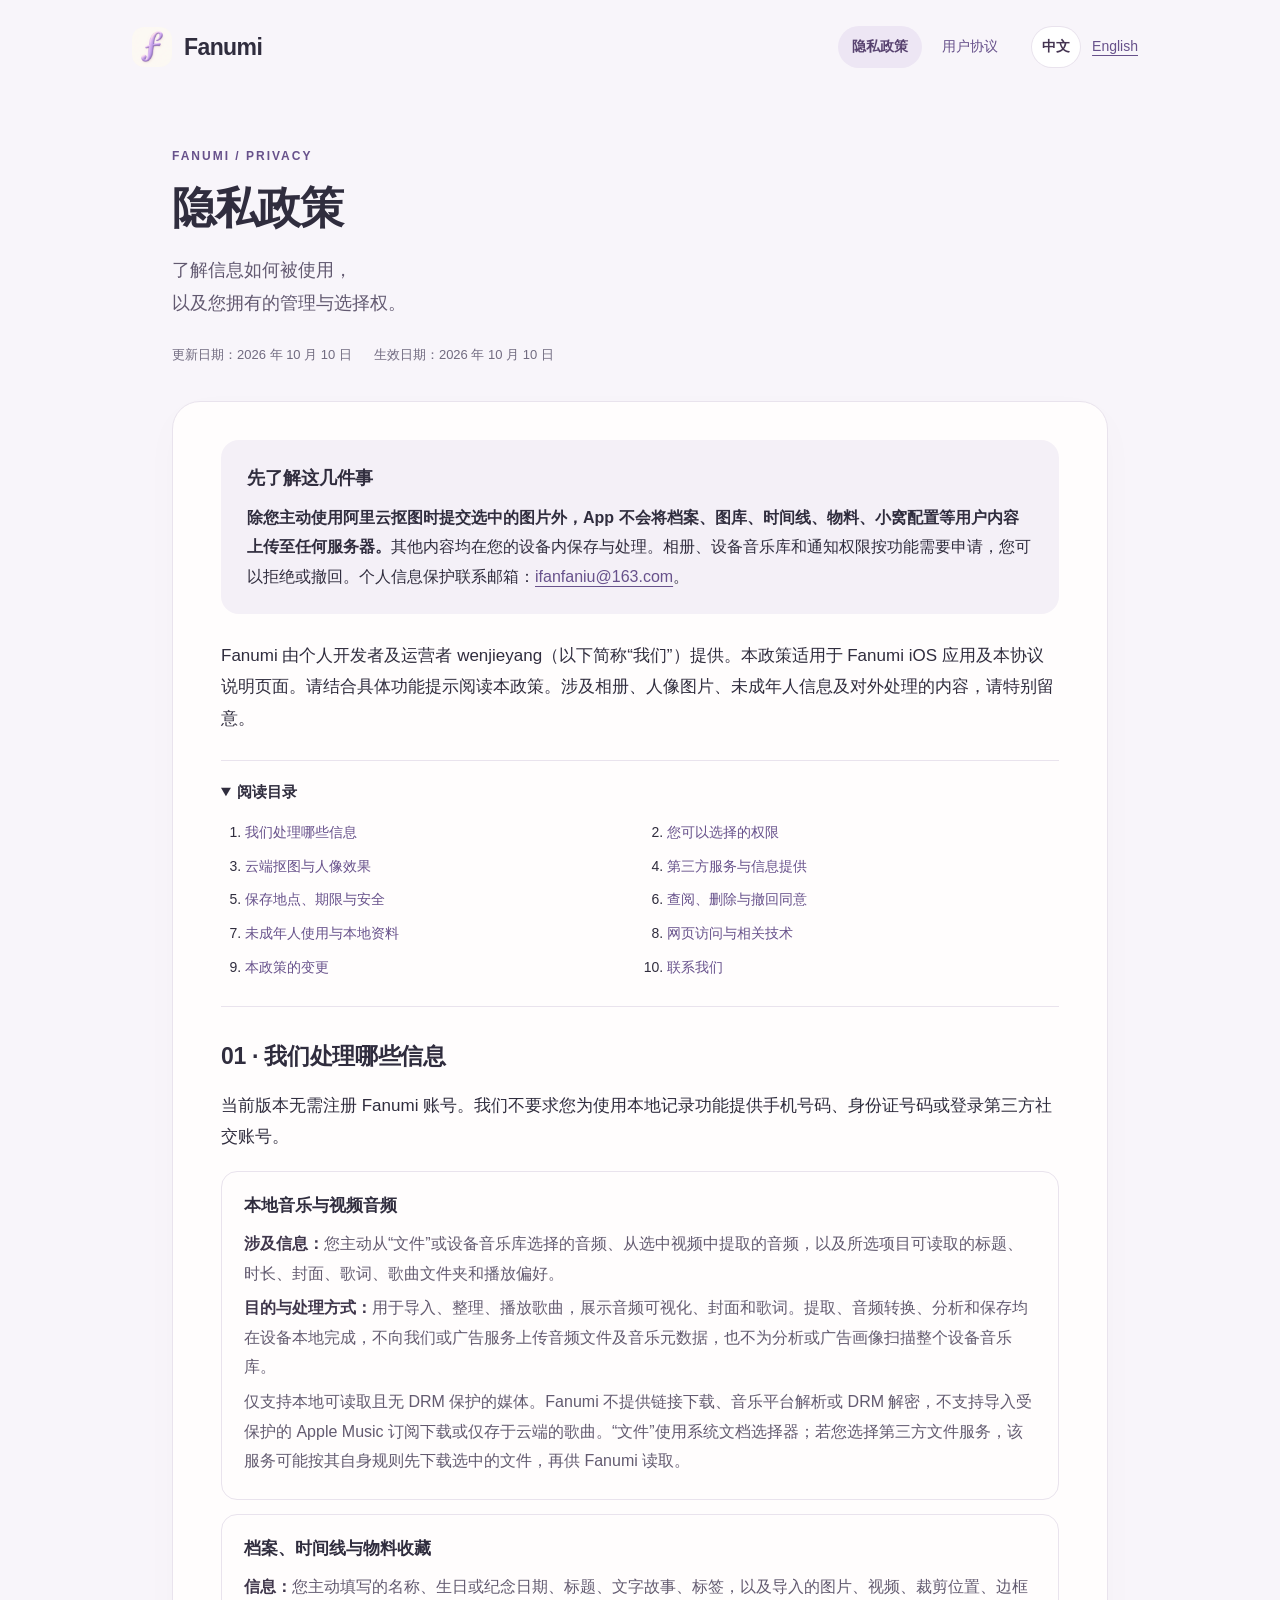
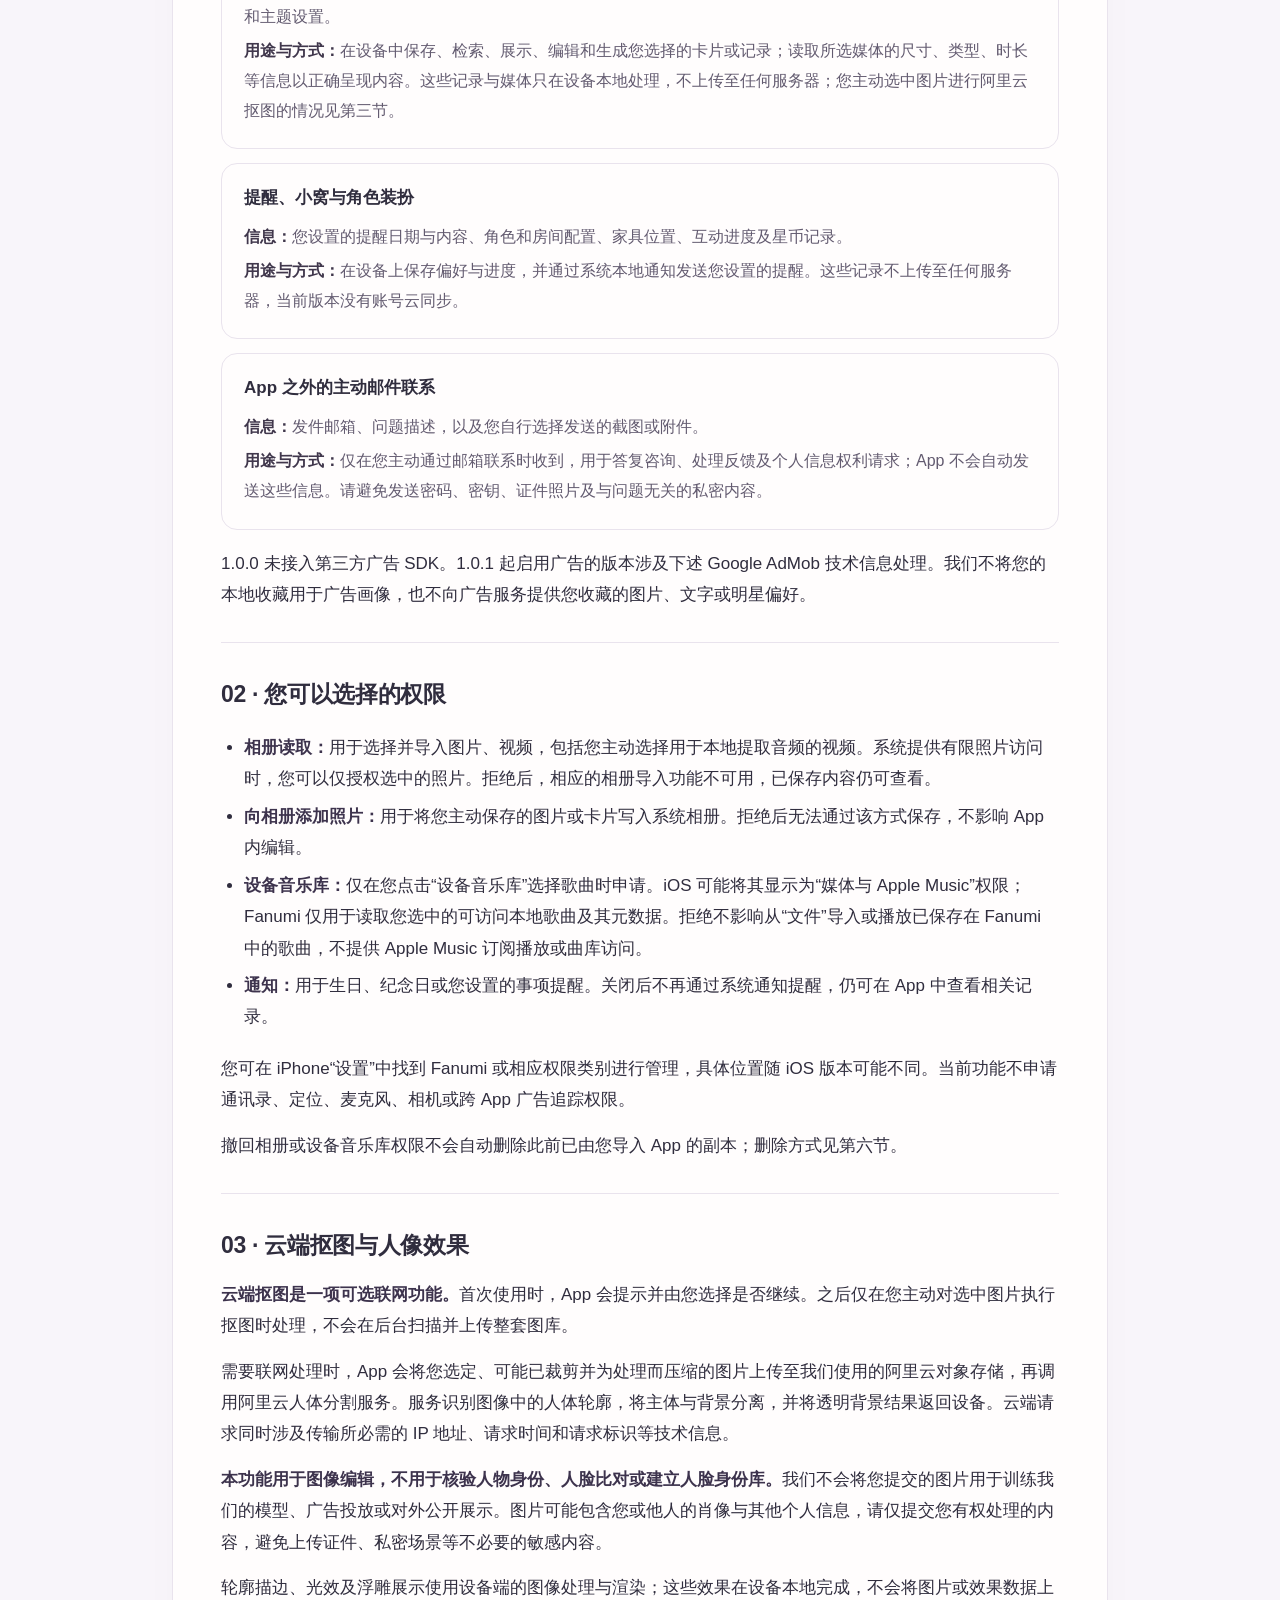
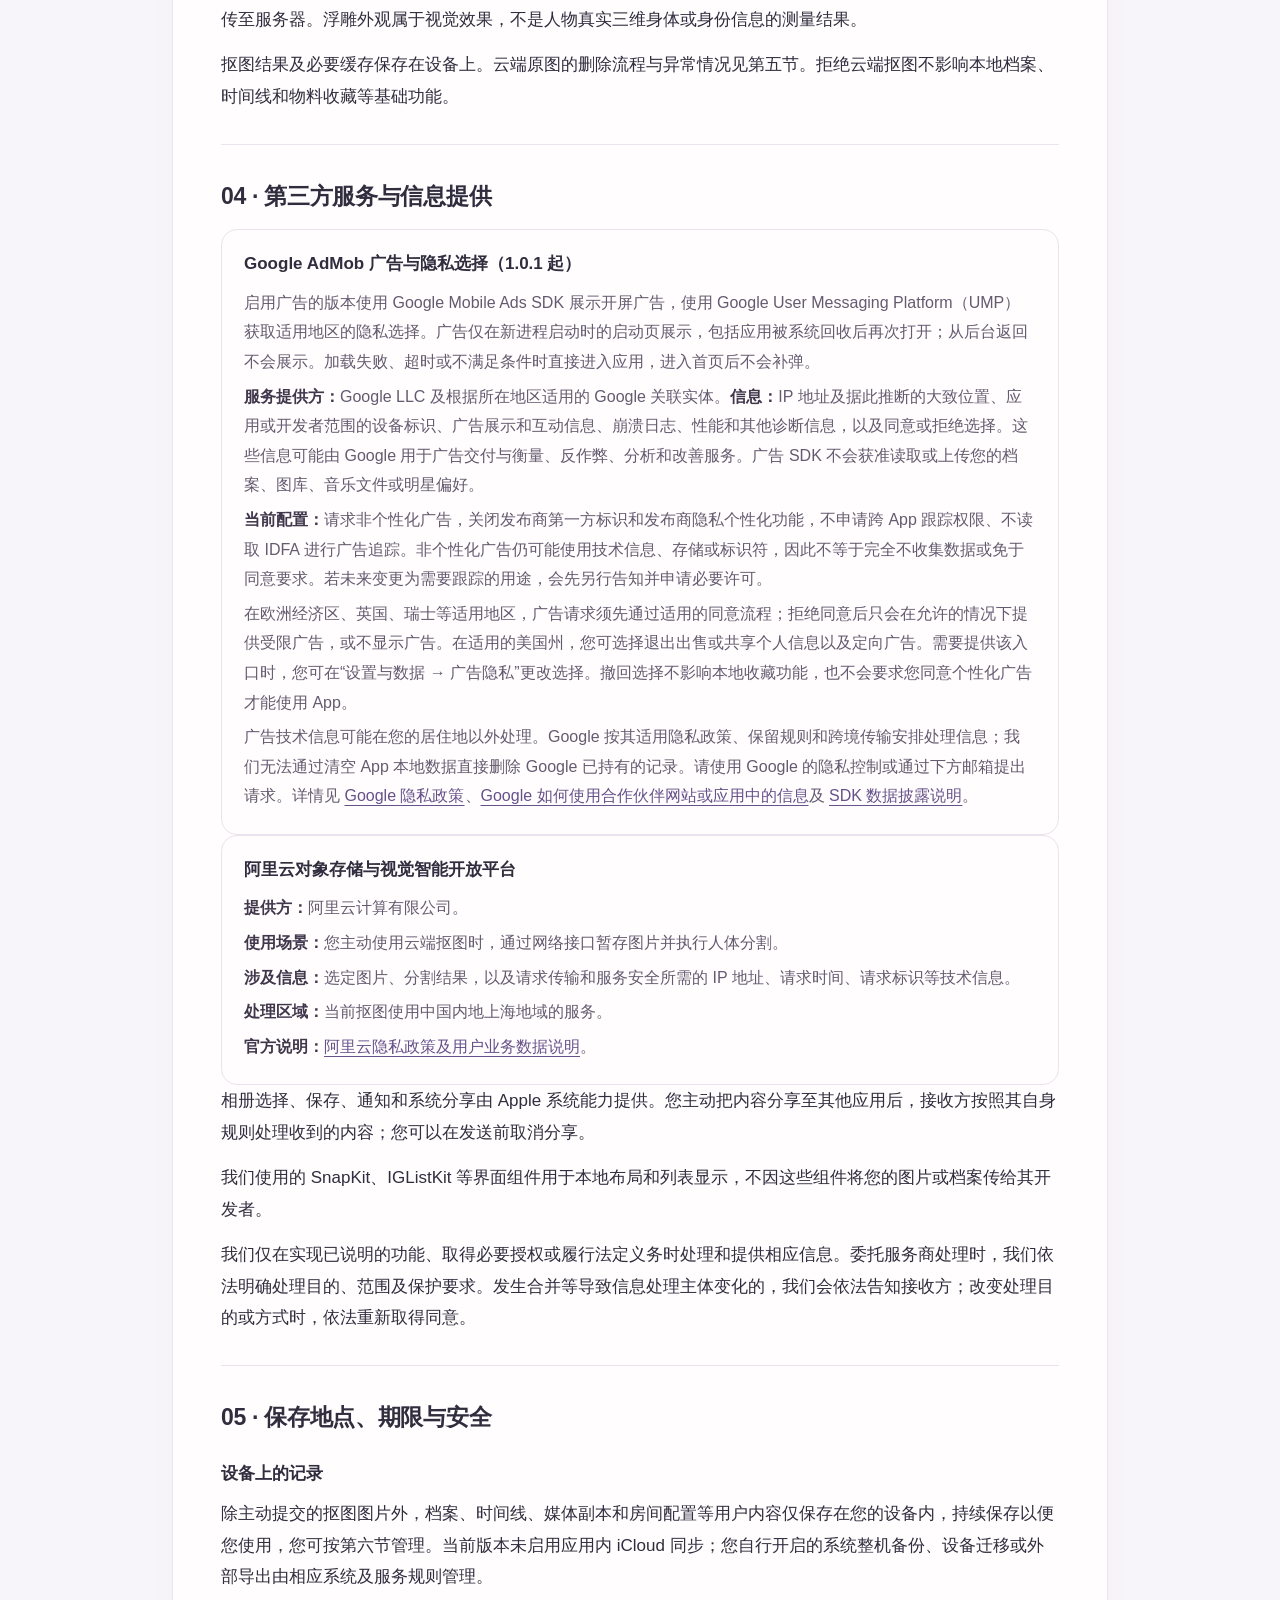
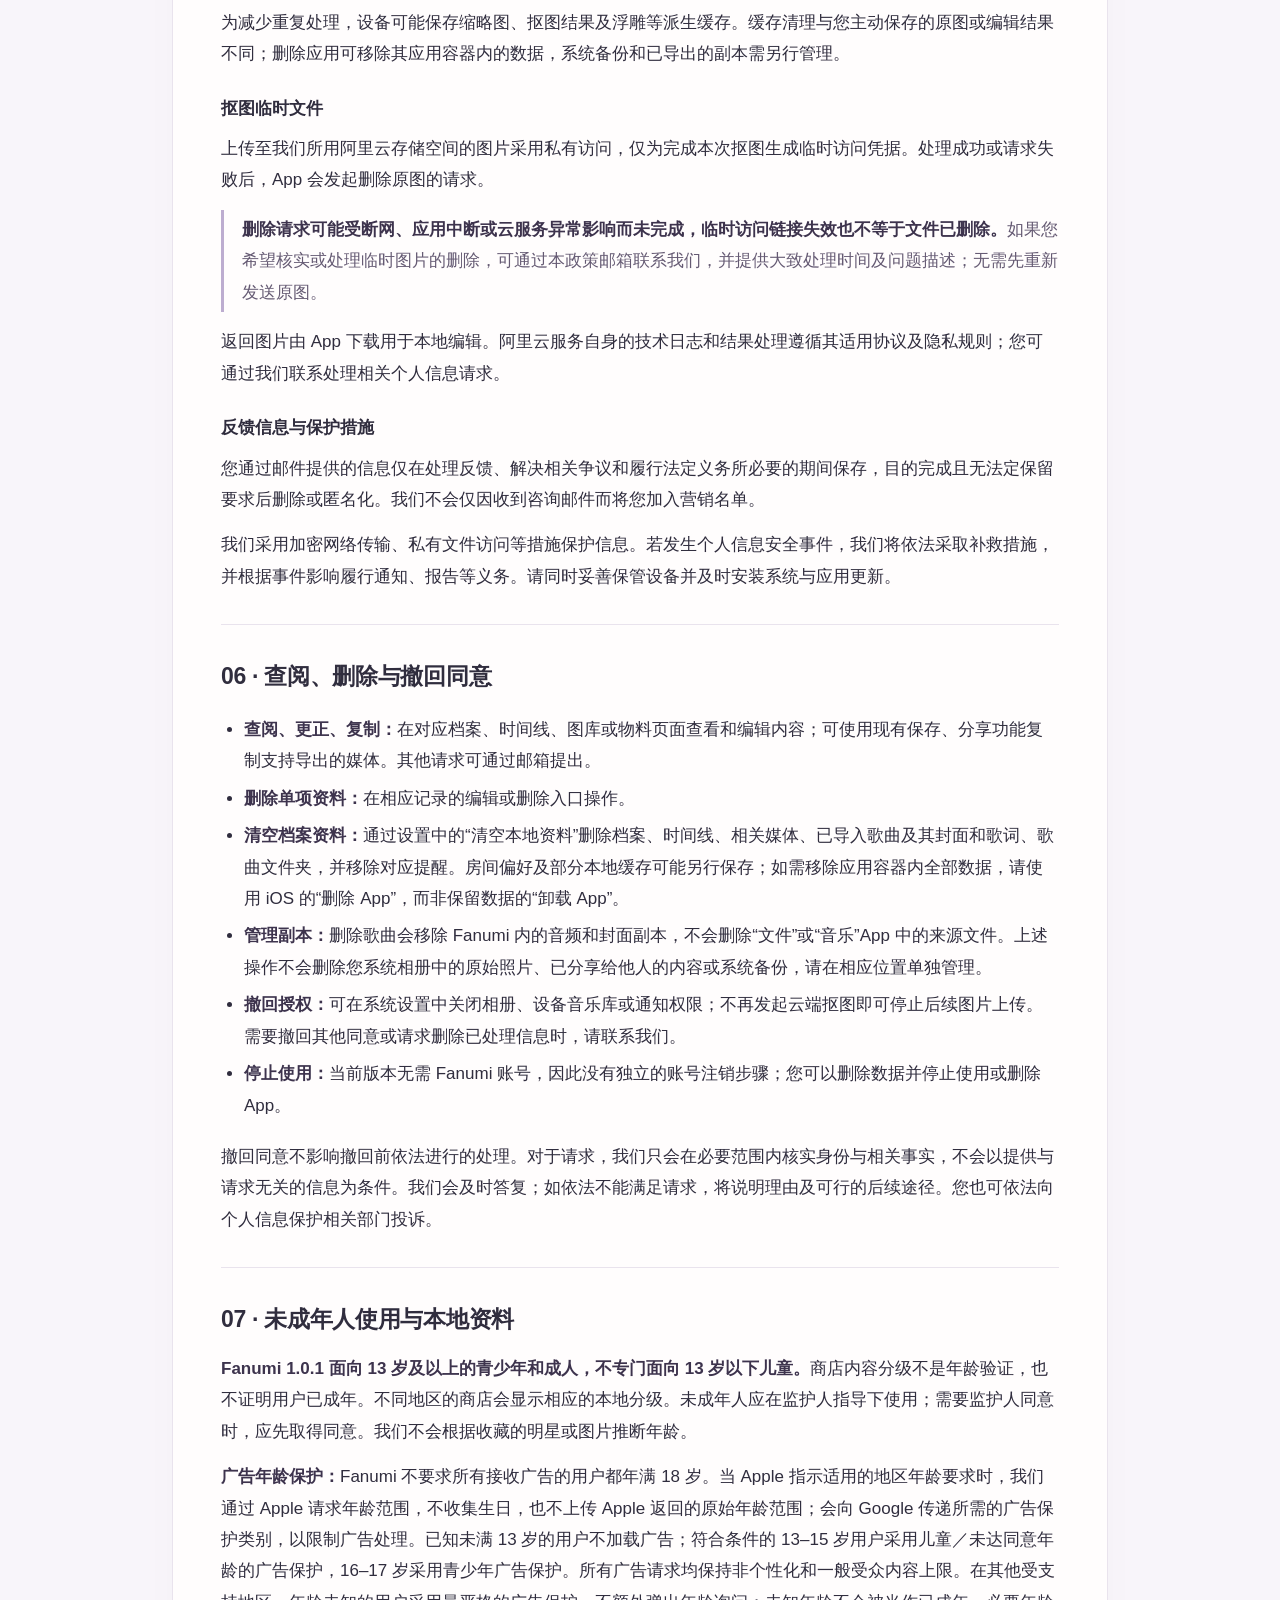
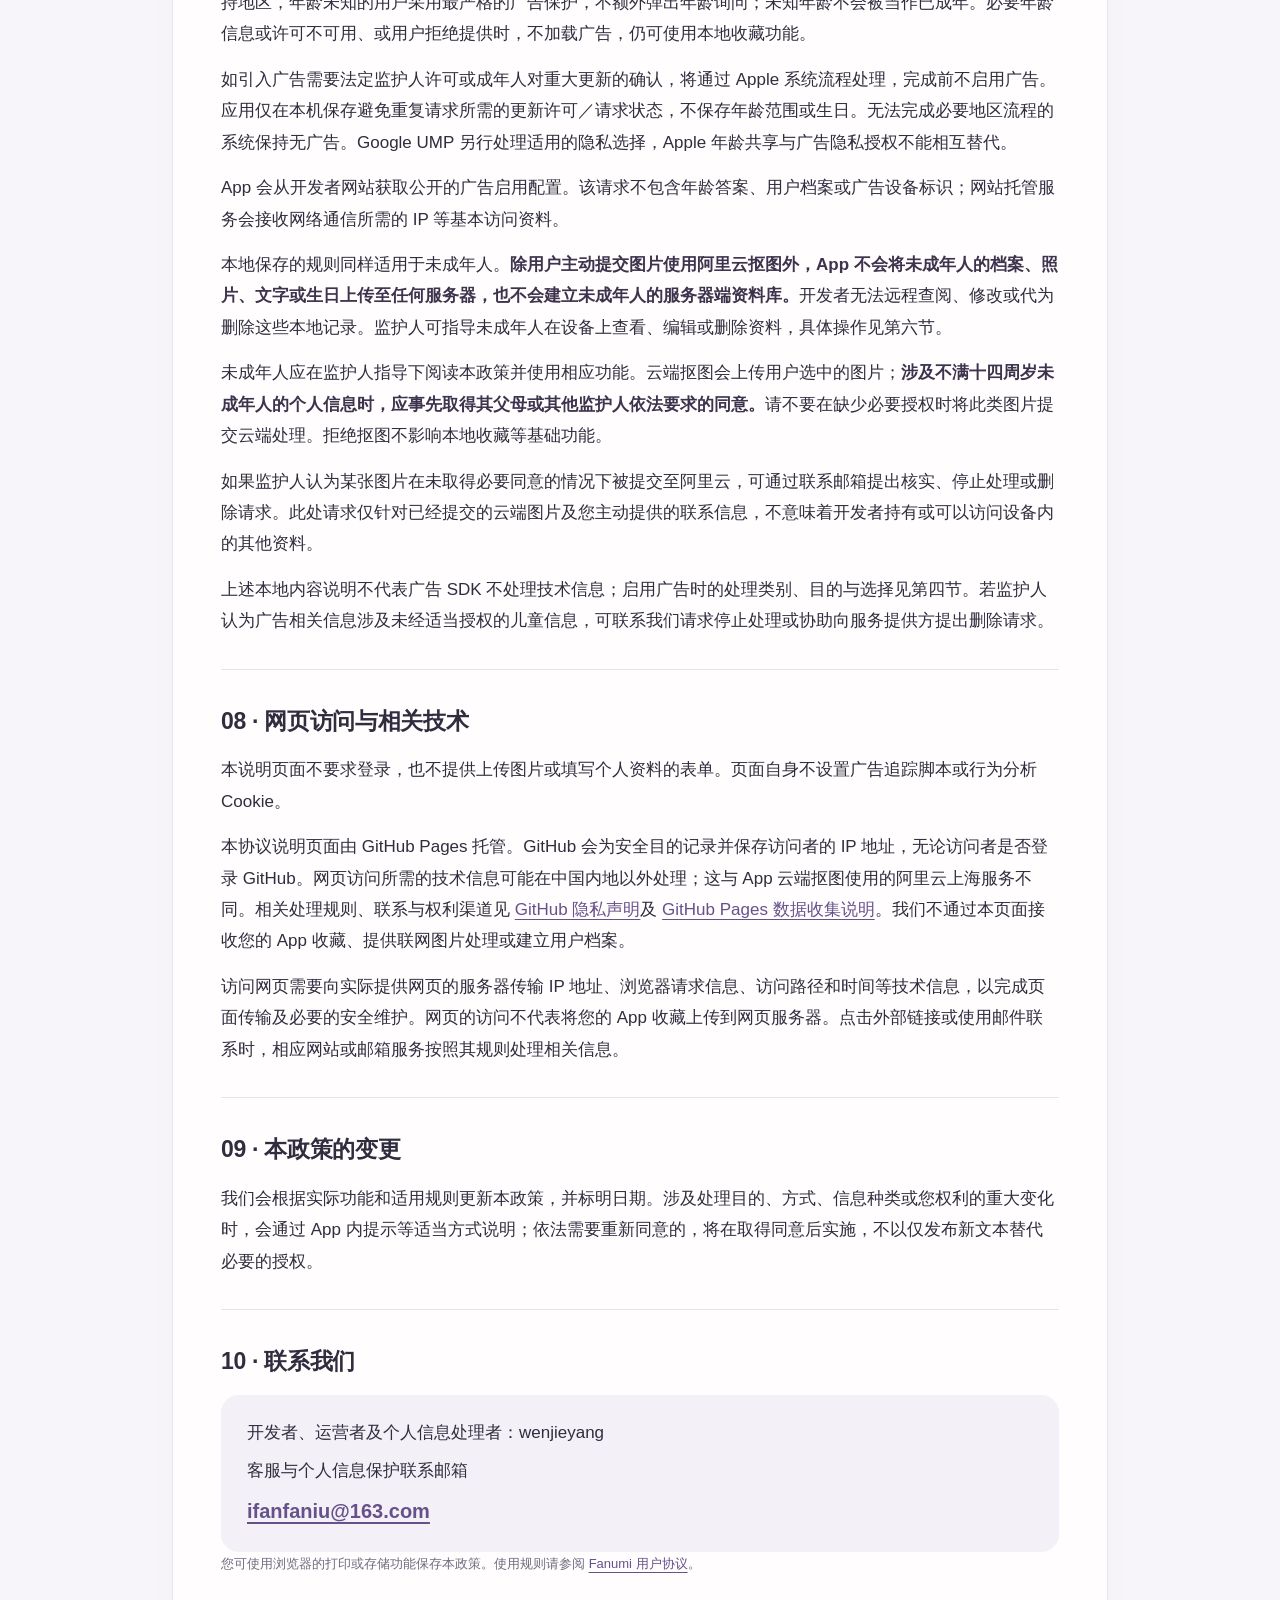
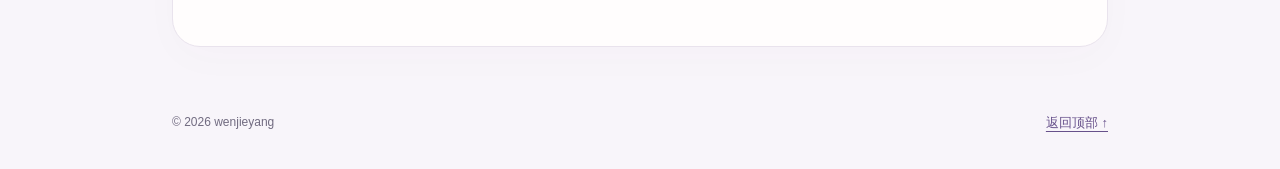
<file: index.html>
<!doctype html>
<html lang="zh-CN">
<head><meta charset="utf-8"><meta name="viewport" content="width=device-width,initial-scale=1"><meta name="theme-color" content="#f8f5fa"><meta name="description" content="了解 Fanumi 如何处理本地档案、图片视频、权限和云端抠图，以及如何管理您的个人信息。"><title>隐私政策 · Fanumi</title><link rel="icon" href="favicon.png"><link rel="stylesheet" href="legal.css"><link rel="alternate" hreflang="zh-CN" href="privacy.html"><link rel="alternate" hreflang="en" href="privacy-en.html"><link rel="alternate" hreflang="x-default" href="privacy.html"></head>
<body><a class="skip" href="#main">跳至正文</a><header class="top"><a class="brand" href="privacy.html" aria-label="Fanumi 隐私与协议"><img src="app-icon.webp" alt="" width="40" height="40">Fanumi</a><nav aria-label="隐私与协议"><a href="privacy.html" aria-current="page">隐私政策</a><a href="terms.html">用户协议</a></nav><nav class="languages" aria-label="语言"><a href="privacy.html" lang="zh-CN" hreflang="zh-CN" aria-current="true">中文</a><a href="privacy-en.html" lang="en" hreflang="en">English</a></nav></header>
<main class="layout" id="main"><div class="hero"><p class="eyebrow">FANUMI / PRIVACY</p><h1>隐私政策</h1><p class="lead">了解信息如何被使用，<br>以及您拥有的管理与选择权。</p><div class="dates"><span>更新日期：2026 年 10 月 10 日</span><span>生效日期：2026 年 10 月 10 日</span></div></div>
<article class="document"><div class="summary"><h2>先了解这几件事</h2><p><strong>除您主动使用阿里云抠图时提交选中的图片外，App 不会将档案、图库、时间线、物料、小窝配置等用户内容上传至任何服务器。</strong>其他内容均在您的设备内保存与处理。相册、设备音乐库和通知权限按功能需要申请，您可以拒绝或撤回。个人信息保护联系邮箱：<a href="mailto:ifanfaniu@163.com">ifanfaniu@163.com</a>。</p></div>
<p>Fanumi 由个人开发者及运营者 wenjieyang（以下简称“我们”）提供。本政策适用于 Fanumi iOS 应用及本协议说明页面。请结合具体功能提示阅读本政策。涉及相册、人像图片、未成年人信息及对外处理的内容，请特别留意。</p>
<details class="toc" open><summary>阅读目录</summary><ol><li><a href="#data">我们处理哪些信息</a></li><li><a href="#permissions">您可以选择的权限</a></li><li><a href="#cutout">云端抠图与人像效果</a></li><li><a href="#providers">第三方服务与信息提供</a></li><li><a href="#storage">保存地点、期限与安全</a></li><li><a href="#rights">查阅、删除与撤回同意</a></li><li><a href="#children">未成年人使用与本地资料</a></li><li><a href="#web">网页访问与相关技术</a></li><li><a href="#changes">本政策的变更</a></li><li><a href="#contact">联系我们</a></li></ol></details>
<section class="section" id="data"><h2>01 · 我们处理哪些信息</h2><p>当前版本无需注册 Fanumi 账号。我们不要求您为使用本地记录功能提供手机号码、身份证号码或登录第三方社交账号。</p><div class="data-list">
<div class="data-item"><h3>本地音乐与视频音频</h3><p><b>涉及信息：</b>您主动从“文件”或设备音乐库选择的音频、从选中视频中提取的音频，以及所选项目可读取的标题、时长、封面、歌词、歌曲文件夹和播放偏好。</p><p><b>目的与处理方式：</b>用于导入、整理、播放歌曲，展示音频可视化、封面和歌词。提取、音频转换、分析和保存均在设备本地完成，不向我们或广告服务上传音频文件及音乐元数据，也不为分析或广告画像扫描整个设备音乐库。</p><p>仅支持本地可读取且无 DRM 保护的媒体。Fanumi 不提供链接下载、音乐平台解析或 DRM 解密，不支持导入受保护的 Apple Music 订阅下载或仅存于云端的歌曲。“文件”使用系统文档选择器；若您选择第三方文件服务，该服务可能按其自身规则先下载选中的文件，再供 Fanumi 读取。</p></div>
<div class="data-item"><h3>档案、时间线与物料收藏</h3><p><b>信息：</b>您主动填写的名称、生日或纪念日期、标题、文字故事、标签，以及导入的图片、视频、裁剪位置、边框和主题设置。</p><p><b>用途与方式：</b>在设备中保存、检索、展示、编辑和生成您选择的卡片或记录；读取所选媒体的尺寸、类型、时长等信息以正确呈现内容。这些记录与媒体只在设备本地处理，不上传至任何服务器；您主动选中图片进行阿里云抠图的情况见第三节。</p></div>
<div class="data-item"><h3>提醒、小窝与角色装扮</h3><p><b>信息：</b>您设置的提醒日期与内容、角色和房间配置、家具位置、互动进度及星币记录。</p><p><b>用途与方式：</b>在设备上保存偏好与进度，并通过系统本地通知发送您设置的提醒。这些记录不上传至任何服务器，当前版本没有账号云同步。</p></div>
<div class="data-item"><h3>App 之外的主动邮件联系</h3><p><b>信息：</b>发件邮箱、问题描述，以及您自行选择发送的截图或附件。</p><p><b>用途与方式：</b>仅在您主动通过邮箱联系时收到，用于答复咨询、处理反馈及个人信息权利请求；App 不会自动发送这些信息。请避免发送密码、密钥、证件照片及与问题无关的私密内容。</p></div></div><p>1.0.0 未接入第三方广告 SDK。1.0.1 起启用广告的版本涉及下述 Google AdMob 技术信息处理。我们不将您的本地收藏用于广告画像，也不向广告服务提供您收藏的图片、文字或明星偏好。</p></section>
<section class="section" id="permissions"><h2>02 · 您可以选择的权限</h2><ul><li><strong>相册读取：</strong>用于选择并导入图片、视频，包括您主动选择用于本地提取音频的视频。系统提供有限照片访问时，您可以仅授权选中的照片。拒绝后，相应的相册导入功能不可用，已保存内容仍可查看。</li><li><strong>向相册添加照片：</strong>用于将您主动保存的图片或卡片写入系统相册。拒绝后无法通过该方式保存，不影响 App 内编辑。</li><li><strong>设备音乐库：</strong>仅在您点击“设备音乐库”选择歌曲时申请。iOS 可能将其显示为“媒体与 Apple Music”权限；Fanumi 仅用于读取您选中的可访问本地歌曲及其元数据。拒绝不影响从“文件”导入或播放已保存在 Fanumi 中的歌曲，不提供 Apple Music 订阅播放或曲库访问。</li><li><strong>通知：</strong>用于生日、纪念日或您设置的事项提醒。关闭后不再通过系统通知提醒，仍可在 App 中查看相关记录。</li></ul><p>您可在 iPhone“设置”中找到 Fanumi 或相应权限类别进行管理，具体位置随 iOS 版本可能不同。当前功能不申请通讯录、定位、麦克风、相机或跨 App 广告追踪权限。</p><p>撤回相册或设备音乐库权限不会自动删除此前已由您导入 App 的副本；删除方式见第六节。</p></section>
<section class="section" id="cutout"><h2>03 · 云端抠图与人像效果</h2><p><strong>云端抠图是一项可选联网功能。</strong>首次使用时，App 会提示并由您选择是否继续。之后仅在您主动对选中图片执行抠图时处理，不会在后台扫描并上传整套图库。</p><p>需要联网处理时，App 会将您选定、可能已裁剪并为处理而压缩的图片上传至我们使用的阿里云对象存储，再调用阿里云人体分割服务。服务识别图像中的人体轮廓，将主体与背景分离，并将透明背景结果返回设备。云端请求同时涉及传输所必需的 IP 地址、请求时间和请求标识等技术信息。</p><p><strong>本功能用于图像编辑，不用于核验人物身份、人脸比对或建立人脸身份库。</strong>我们不会将您提交的图片用于训练我们的模型、广告投放或对外公开展示。图片可能包含您或他人的肖像与其他个人信息，请仅提交您有权处理的内容，避免上传证件、私密场景等不必要的敏感内容。</p><p>轮廓描边、光效及浮雕展示使用设备端的图像处理与渲染；这些效果在设备本地完成，不会将图片或效果数据上传至服务器。浮雕外观属于视觉效果，不是人物真实三维身体或身份信息的测量结果。</p><p>抠图结果及必要缓存保存在设备上。云端原图的删除流程与异常情况见第五节。拒绝云端抠图不影响本地档案、时间线和物料收藏等基础功能。</p></section>
<section class="section" id="providers"><h2>04 · 第三方服务与信息提供</h2><div class="data-item" id="advertising"><h3>Google AdMob 广告与隐私选择（1.0.1 起）</h3><p>启用广告的版本使用 Google Mobile Ads SDK 展示开屏广告，使用 Google User Messaging Platform（UMP）获取适用地区的隐私选择。广告仅在新进程启动时的启动页展示，包括应用被系统回收后再次打开；从后台返回不会展示。加载失败、超时或不满足条件时直接进入应用，进入首页后不会补弹。</p><p><b>服务提供方：</b>Google LLC 及根据所在地区适用的 Google 关联实体。<b>信息：</b>IP 地址及据此推断的大致位置、应用或开发者范围的设备标识、广告展示和互动信息、崩溃日志、性能和其他诊断信息，以及同意或拒绝选择。这些信息可能由 Google 用于广告交付与衡量、反作弊、分析和改善服务。广告 SDK 不会获准读取或上传您的档案、图库、音乐文件或明星偏好。</p><p><b>当前配置：</b>请求非个性化广告，关闭发布商第一方标识和发布商隐私个性化功能，不申请跨 App 跟踪权限、不读取 IDFA 进行广告追踪。非个性化广告仍可能使用技术信息、存储或标识符，因此不等于完全不收集数据或免于同意要求。若未来变更为需要跟踪的用途，会先另行告知并申请必要许可。</p><p>在欧洲经济区、英国、瑞士等适用地区，广告请求须先通过适用的同意流程；拒绝同意后只会在允许的情况下提供受限广告，或不显示广告。在适用的美国州，您可选择退出出售或共享个人信息以及定向广告。需要提供该入口时，您可在“设置与数据 → 广告隐私”更改选择。撤回选择不影响本地收藏功能，也不会要求您同意个性化广告才能使用 App。</p><p>广告技术信息可能在您的居住地以外处理。Google 按其适用隐私政策、保留规则和跨境传输安排处理信息；我们无法通过清空 App 本地数据直接删除 Google 已持有的记录。请使用 Google 的隐私控制或通过下方邮箱提出请求。详情见 <a href="https://policies.google.com/privacy" rel="noreferrer">Google 隐私政策</a>、<a href="https://policies.google.com/technologies/partner-sites" rel="noreferrer">Google 如何使用合作伙伴网站或应用中的信息</a>及 <a href="https://developers.google.com/admob/ios/privacy/data-disclosure" rel="noreferrer">SDK 数据披露说明</a>。</p></div><div class="data-item"><h3>阿里云对象存储与视觉智能开放平台</h3><p><b>提供方：</b>阿里云计算有限公司。</p><p><b>使用场景：</b>您主动使用云端抠图时，通过网络接口暂存图片并执行人体分割。</p><p><b>涉及信息：</b>选定图片、分割结果，以及请求传输和服务安全所需的 IP 地址、请求时间、请求标识等技术信息。</p><p><b>处理区域：</b>当前抠图使用中国内地上海地域的服务。</p><p><b>官方说明：</b><a href="https://terms.aliyun.com/legal-agreement/terms/suit_bu1_ali_cloud/suit_bu1_ali_cloud202107091605_49213.html" rel="noreferrer">阿里云隐私政策及用户业务数据说明</a>。</p></div><p>相册选择、保存、通知和系统分享由 Apple 系统能力提供。您主动把内容分享至其他应用后，接收方按照其自身规则处理收到的内容；您可以在发送前取消分享。</p><p>我们使用的 SnapKit、IGListKit 等界面组件用于本地布局和列表显示，不因这些组件将您的图片或档案传给其开发者。</p><p>我们仅在实现已说明的功能、取得必要授权或履行法定义务时处理和提供相应信息。委托服务商处理时，我们依法明确处理目的、范围及保护要求。发生合并等导致信息处理主体变化的，我们会依法告知接收方；改变处理目的或方式时，依法重新取得同意。</p></section>
<section class="section" id="storage"><h2>05 · 保存地点、期限与安全</h2><h3>设备上的记录</h3><p>除主动提交的抠图图片外，档案、时间线、媒体副本和房间配置等用户内容仅保存在您的设备内，持续保存以便您使用，您可按第六节管理。当前版本未启用应用内 iCloud 同步；您自行开启的系统整机备份、设备迁移或外部导出由相应系统及服务规则管理。</p><p>为减少重复处理，设备可能保存缩略图、抠图结果及浮雕等派生缓存。缓存清理与您主动保存的原图或编辑结果不同；删除应用可移除其应用容器内的数据，系统备份和已导出的副本需另行管理。</p><h3>抠图临时文件</h3><p>上传至我们所用阿里云存储空间的图片采用私有访问，仅为完成本次抠图生成临时访问凭据。处理成功或请求失败后，App 会发起删除原图的请求。</p><p class="notice"><strong>删除请求可能受断网、应用中断或云服务异常影响而未完成，临时访问链接失效也不等于文件已删除。</strong>如果您希望核实或处理临时图片的删除，可通过本政策邮箱联系我们，并提供大致处理时间及问题描述；无需先重新发送原图。</p><p>返回图片由 App 下载用于本地编辑。阿里云服务自身的技术日志和结果处理遵循其适用协议及隐私规则；您可通过我们联系处理相关个人信息请求。</p><h3>反馈信息与保护措施</h3><p>您通过邮件提供的信息仅在处理反馈、解决相关争议和履行法定义务所必要的期间保存，目的完成且无法定保留要求后删除或匿名化。我们不会仅因收到咨询邮件而将您加入营销名单。</p><p>我们采用加密网络传输、私有文件访问等措施保护信息。若发生个人信息安全事件，我们将依法采取补救措施，并根据事件影响履行通知、报告等义务。请同时妥善保管设备并及时安装系统与应用更新。</p></section>
<section class="section" id="rights"><h2>06 · 查阅、删除与撤回同意</h2><ul><li><strong>查阅、更正、复制：</strong>在对应档案、时间线、图库或物料页面查看和编辑内容；可使用现有保存、分享功能复制支持导出的媒体。其他请求可通过邮箱提出。</li><li><strong>删除单项资料：</strong>在相应记录的编辑或删除入口操作。</li><li><strong>清空档案资料：</strong>通过设置中的“清空本地资料”删除档案、时间线、相关媒体、已导入歌曲及其封面和歌词、歌曲文件夹，并移除对应提醒。房间偏好及部分本地缓存可能另行保存；如需移除应用容器内全部数据，请使用 iOS 的“删除 App”，而非保留数据的“卸载 App”。</li><li><strong>管理副本：</strong>删除歌曲会移除 Fanumi 内的音频和封面副本，不会删除“文件”或“音乐”App 中的来源文件。上述操作不会删除您系统相册中的原始照片、已分享给他人的内容或系统备份，请在相应位置单独管理。</li><li><strong>撤回授权：</strong>可在系统设置中关闭相册、设备音乐库或通知权限；不再发起云端抠图即可停止后续图片上传。需要撤回其他同意或请求删除已处理信息时，请联系我们。</li><li><strong>停止使用：</strong>当前版本无需 Fanumi 账号，因此没有独立的账号注销步骤；您可以删除数据并停止使用或删除 App。</li></ul><p>撤回同意不影响撤回前依法进行的处理。对于请求，我们只会在必要范围内核实身份与相关事实，不会以提供与请求无关的信息为条件。我们会及时答复；如依法不能满足请求，将说明理由及可行的后续途径。您也可依法向个人信息保护相关部门投诉。</p></section>
<section class="section" id="children"><h2>07 · 未成年人使用与本地资料</h2><p><strong>Fanumi 1.0.1 面向 13 岁及以上的青少年和成人，不专门面向 13 岁以下儿童。</strong>商店内容分级不是年龄验证，也不证明用户已成年。不同地区的商店会显示相应的本地分级。未成年人应在监护人指导下使用；需要监护人同意时，应先取得同意。我们不会根据收藏的明星或图片推断年龄。</p><p><strong>广告年龄保护：</strong>Fanumi 不要求所有接收广告的用户都年满 18 岁。当 Apple 指示适用的地区年龄要求时，我们通过 Apple 请求年龄范围，不收集生日，也不上传 Apple 返回的原始年龄范围；会向 Google 传递所需的广告保护类别，以限制广告处理。已知未满 13 岁的用户不加载广告；符合条件的 13–15 岁用户采用儿童／未达同意年龄的广告保护，16–17 岁采用青少年广告保护。所有广告请求均保持非个性化和一般受众内容上限。在其他受支持地区，年龄未知的用户采用最严格的广告保护，不额外弹出年龄询问；未知年龄不会被当作已成年。必要年龄信息或许可不可用、或用户拒绝提供时，不加载广告，仍可使用本地收藏功能。</p><p>如引入广告需要法定监护人许可或成年人对重大更新的确认，将通过 Apple 系统流程处理，完成前不启用广告。应用仅在本机保存避免重复请求所需的更新许可／请求状态，不保存年龄范围或生日。无法完成必要地区流程的系统保持无广告。Google UMP 另行处理适用的隐私选择，Apple 年龄共享与广告隐私授权不能相互替代。</p><p>App 会从开发者网站获取公开的广告启用配置。该请求不包含年龄答案、用户档案或广告设备标识；网站托管服务会接收网络通信所需的 IP 等基本访问资料。</p><p>本地保存的规则同样适用于未成年人。<strong>除用户主动提交图片使用阿里云抠图外，App 不会将未成年人的档案、照片、文字或生日上传至任何服务器，也不会建立未成年人的服务器端资料库。</strong>开发者无法远程查阅、修改或代为删除这些本地记录。监护人可指导未成年人在设备上查看、编辑或删除资料，具体操作见第六节。</p><p>未成年人应在监护人指导下阅读本政策并使用相应功能。云端抠图会上传用户选中的图片；<strong>涉及不满十四周岁未成年人的个人信息时，应事先取得其父母或其他监护人依法要求的同意。</strong>请不要在缺少必要授权时将此类图片提交云端处理。拒绝抠图不影响本地收藏等基础功能。</p><p>如果监护人认为某张图片在未取得必要同意的情况下被提交至阿里云，可通过联系邮箱提出核实、停止处理或删除请求。此处请求仅针对已经提交的云端图片及您主动提供的联系信息，不意味着开发者持有或可以访问设备内的其他资料。</p><p>上述本地内容说明不代表广告 SDK 不处理技术信息；启用广告时的处理类别、目的与选择见第四节。若监护人认为广告相关信息涉及未经适当授权的儿童信息，可联系我们请求停止处理或协助向服务提供方提出删除请求。</p></section>
<section class="section" id="web"><h2>08 · 网页访问与相关技术</h2><p>本说明页面不要求登录，也不提供上传图片或填写个人资料的表单。页面自身不设置广告追踪脚本或行为分析 Cookie。</p><p>本协议说明页面由 GitHub Pages 托管。GitHub 会为安全目的记录并保存访问者的 IP 地址，无论访问者是否登录 GitHub。网页访问所需的技术信息可能在中国内地以外处理；这与 App 云端抠图使用的阿里云上海服务不同。相关处理规则、联系与权利渠道见 <a href="https://docs.github.com/en/site-policy/privacy-policies/github-general-privacy-statement" rel="noreferrer">GitHub 隐私声明</a>及 <a href="https://docs.github.com/en/pages/getting-started-with-github-pages/what-is-github-pages#data-collection" rel="noreferrer">GitHub Pages 数据收集说明</a>。我们不通过本页面接收您的 App 收藏、提供联网图片处理或建立用户档案。</p><p>访问网页需要向实际提供网页的服务器传输 IP 地址、浏览器请求信息、访问路径和时间等技术信息，以完成页面传输及必要的安全维护。网页的访问不代表将您的 App 收藏上传到网页服务器。点击外部链接或使用邮件联系时，相应网站或邮箱服务按照其规则处理相关信息。</p></section>
<section class="section" id="changes"><h2>09 · 本政策的变更</h2><p>我们会根据实际功能和适用规则更新本政策，并标明日期。涉及处理目的、方式、信息种类或您权利的重大变化时，会通过 App 内提示等适当方式说明；依法需要重新同意的，将在取得同意后实施，不以仅发布新文本替代必要的授权。</p></section>
<section class="section" id="contact"><h2>10 · 联系我们</h2><div class="contact"><p>开发者、运营者及个人信息处理者：wenjieyang</p><p>客服与个人信息保护联系邮箱</p><a href="mailto:ifanfaniu@163.com">ifanfaniu@163.com</a></div><p class="print-note">您可使用浏览器的打印或存储功能保存本政策。使用规则请参阅 <a href="terms.html">Fanumi 用户协议</a>。</p></section>
</article></main><footer class="footer"><span>© 2026 wenjieyang</span><a href="#main">返回顶部 ↑</a></footer></body></html>
</file>
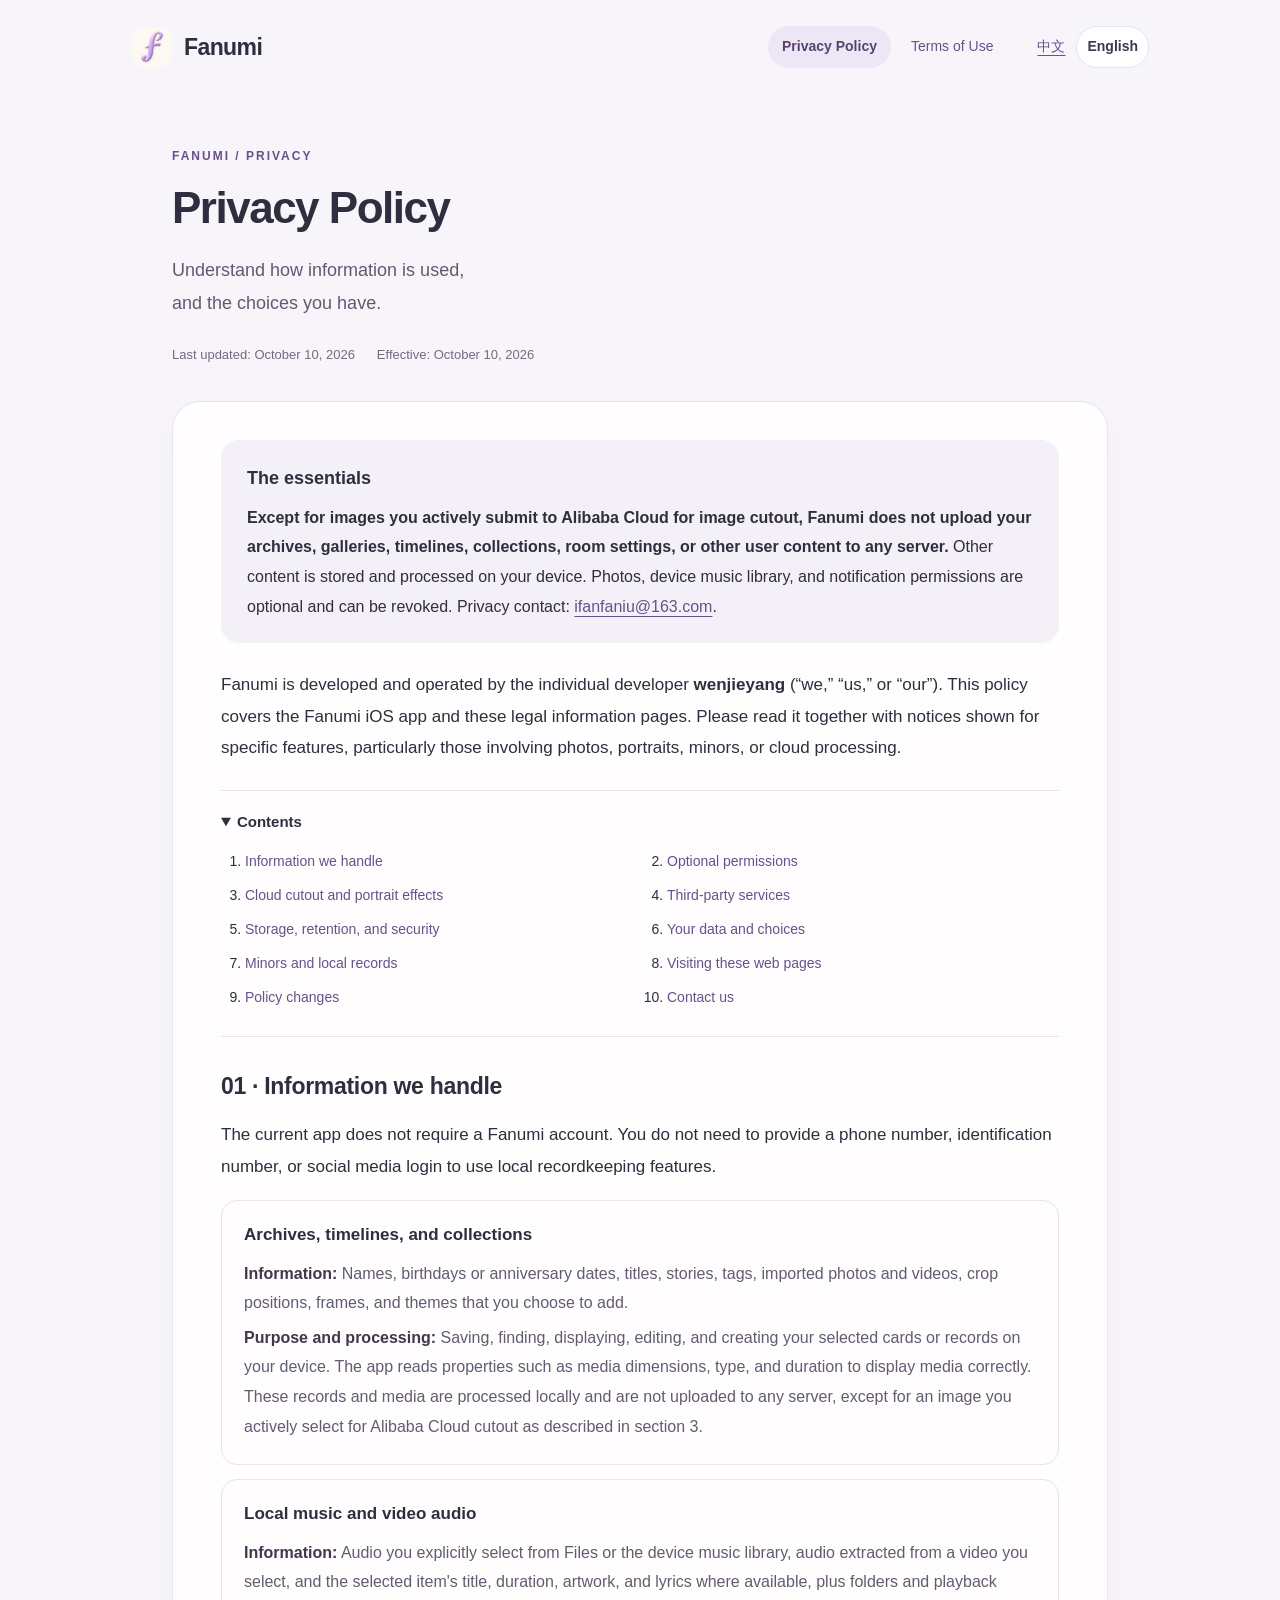
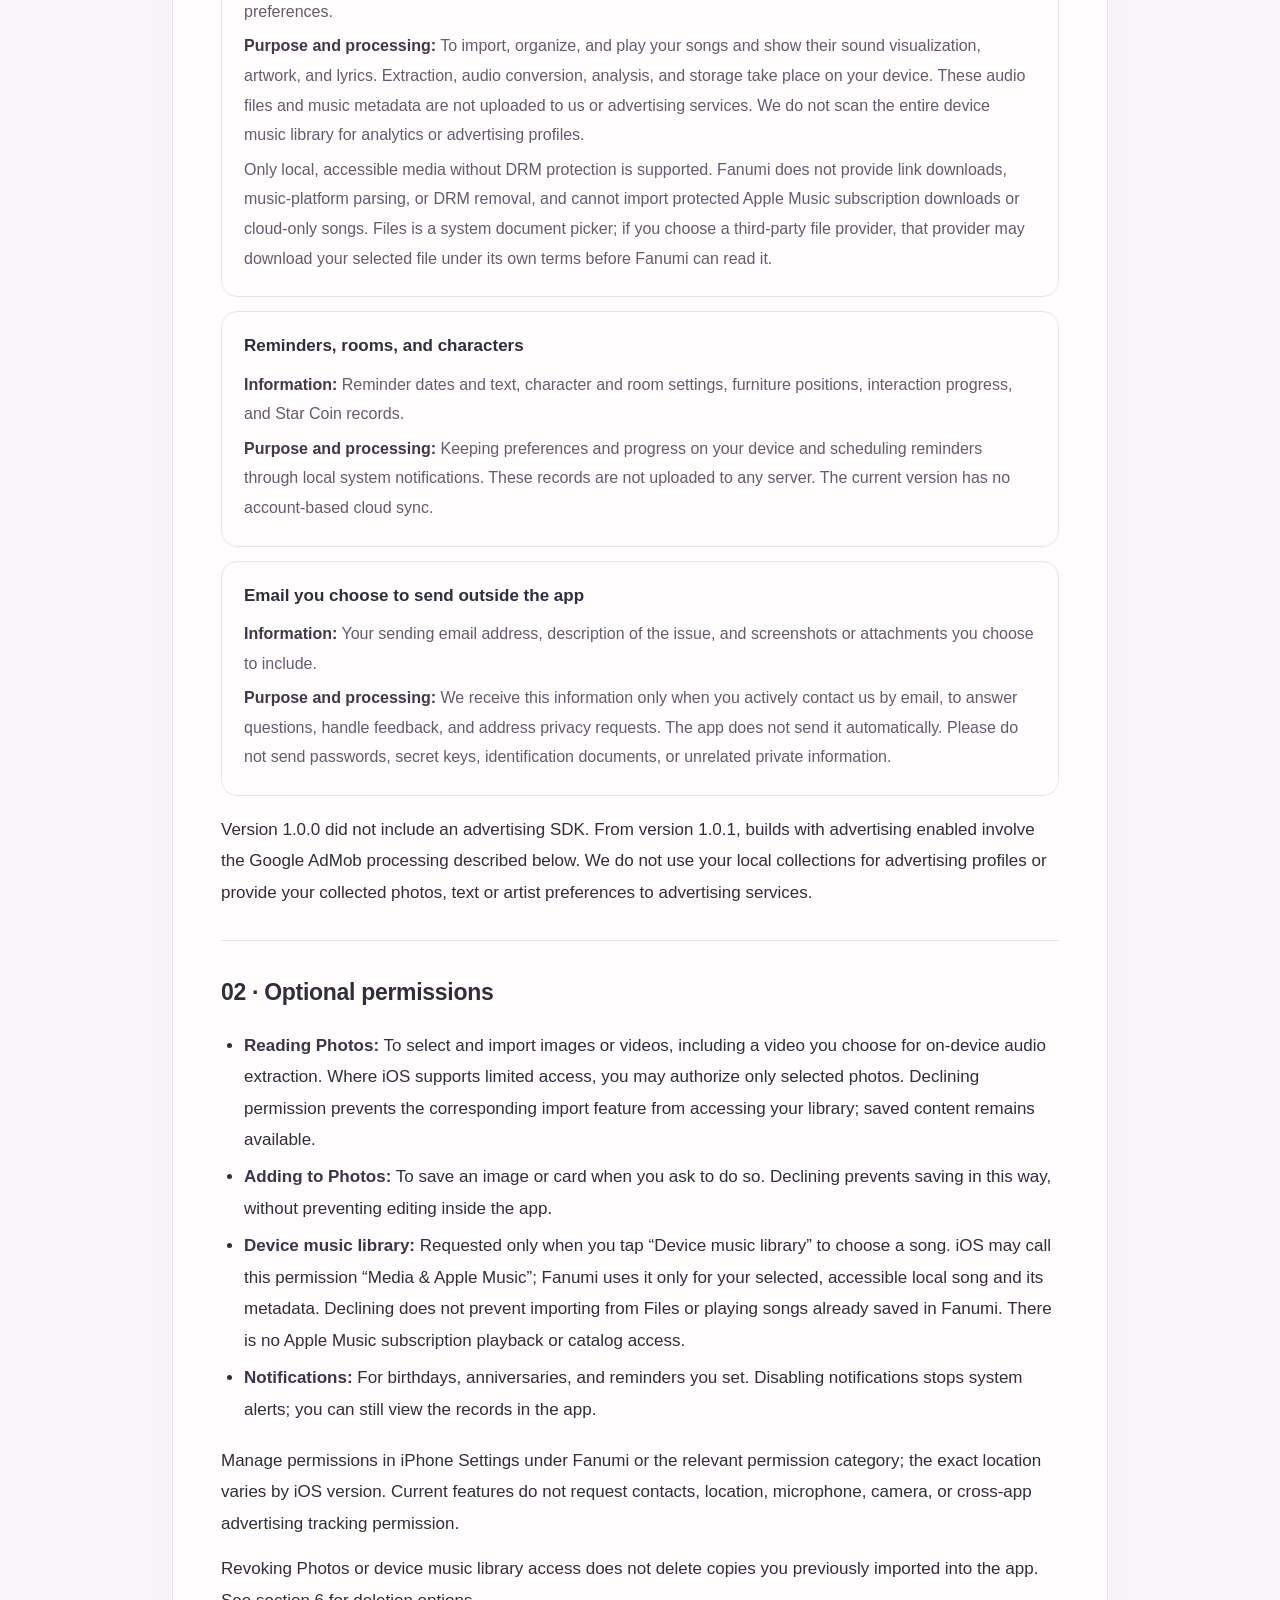
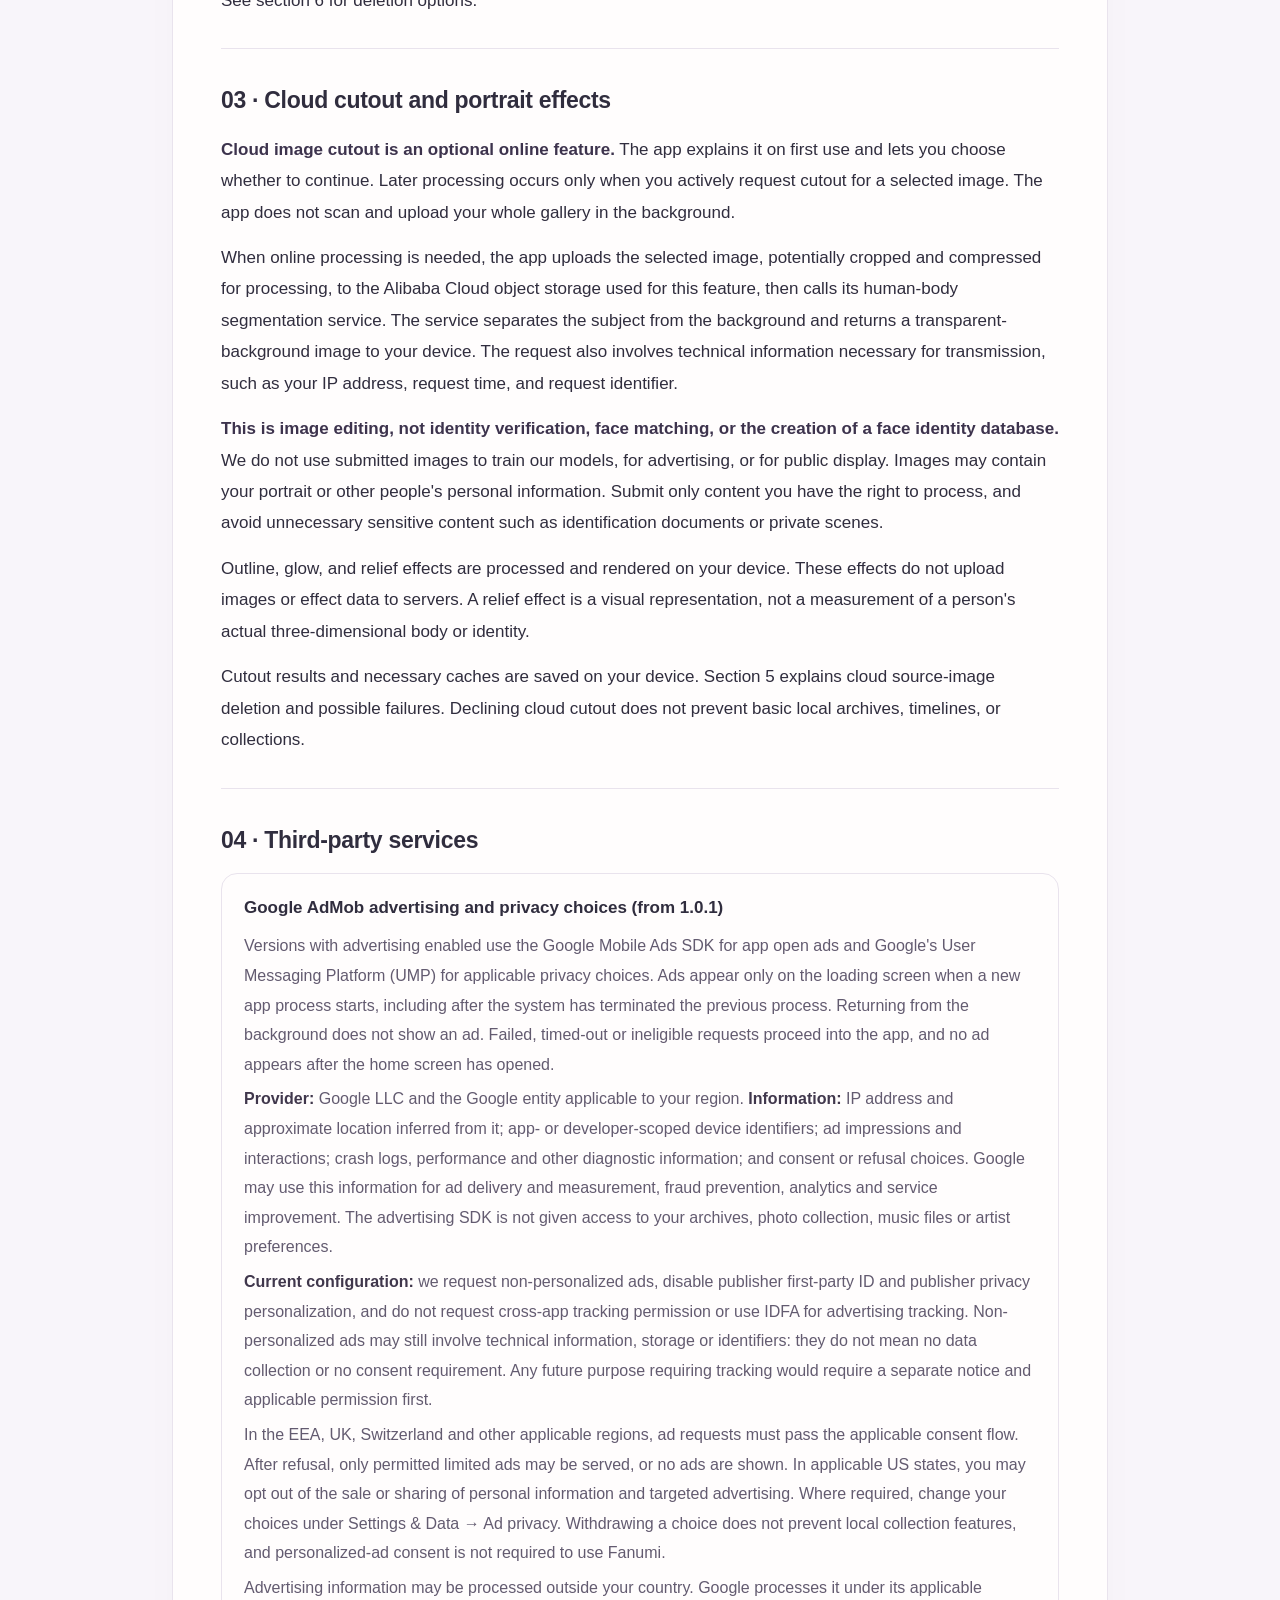
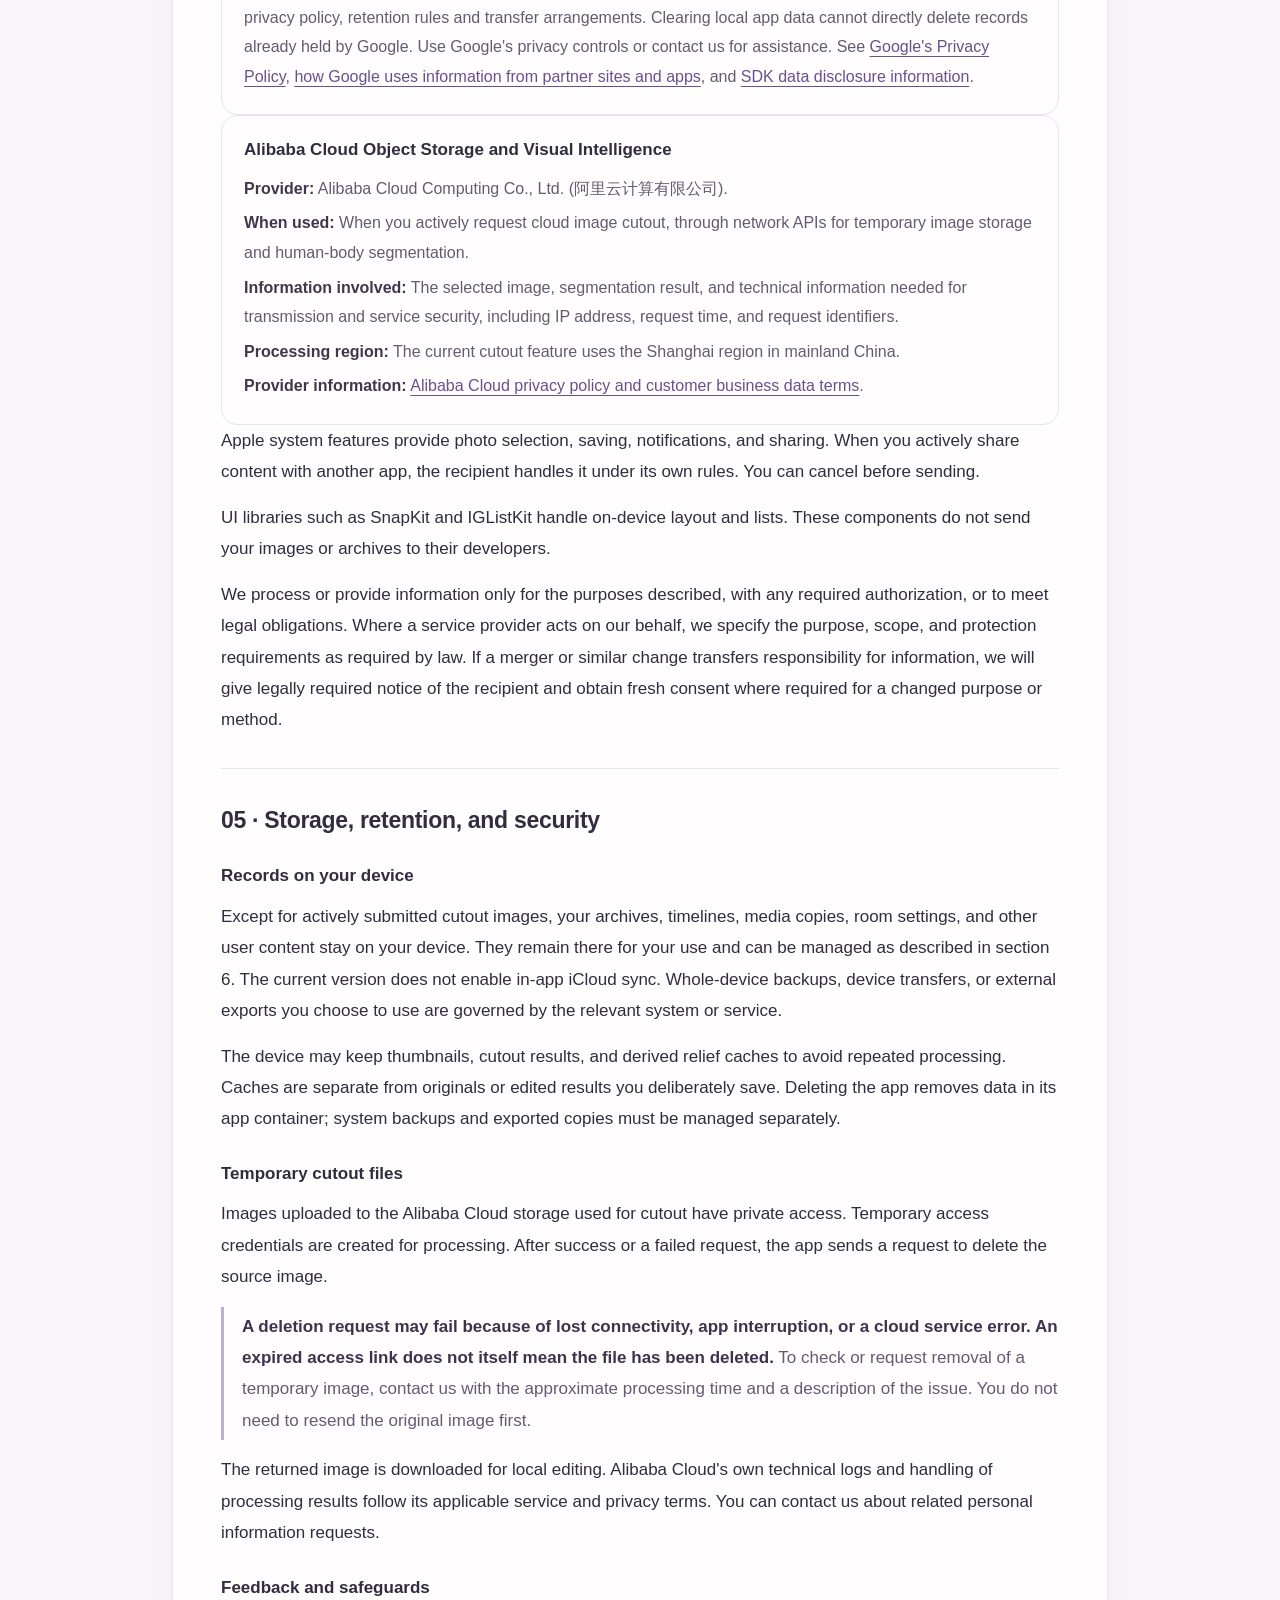
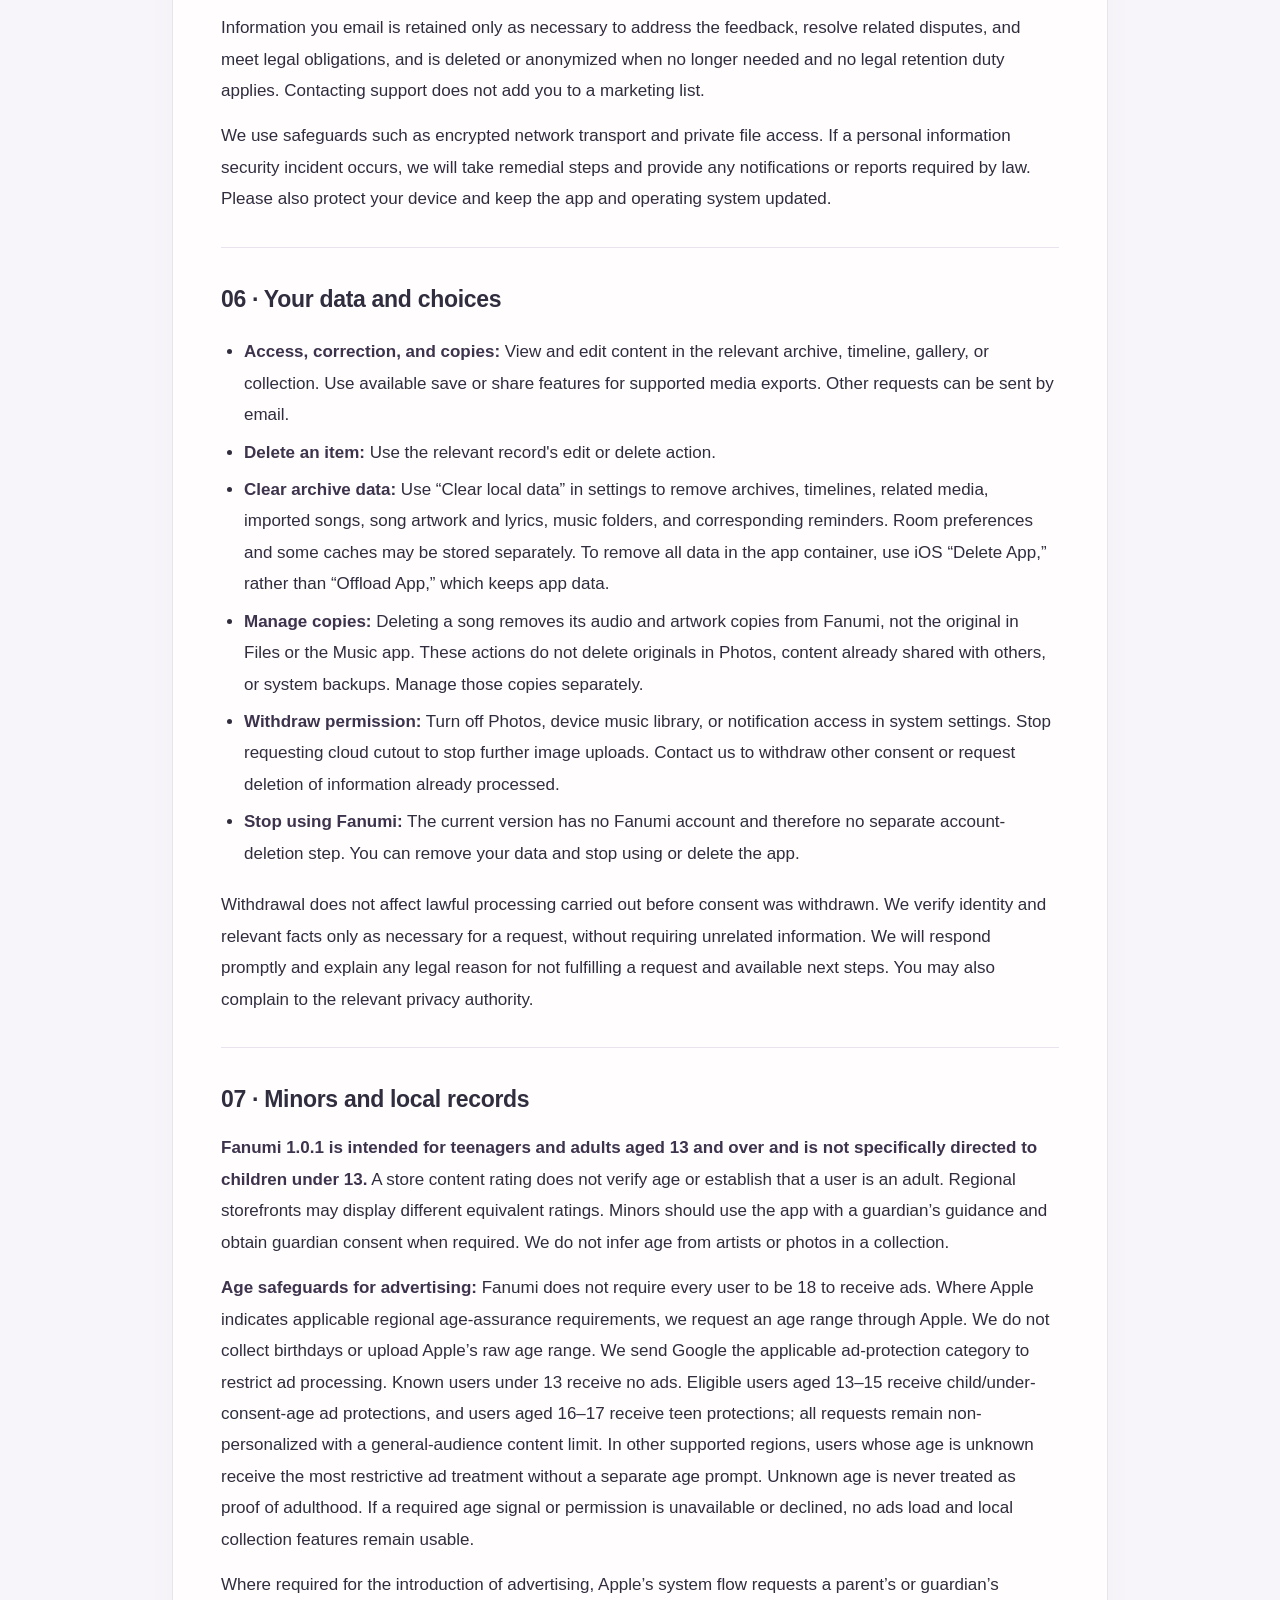
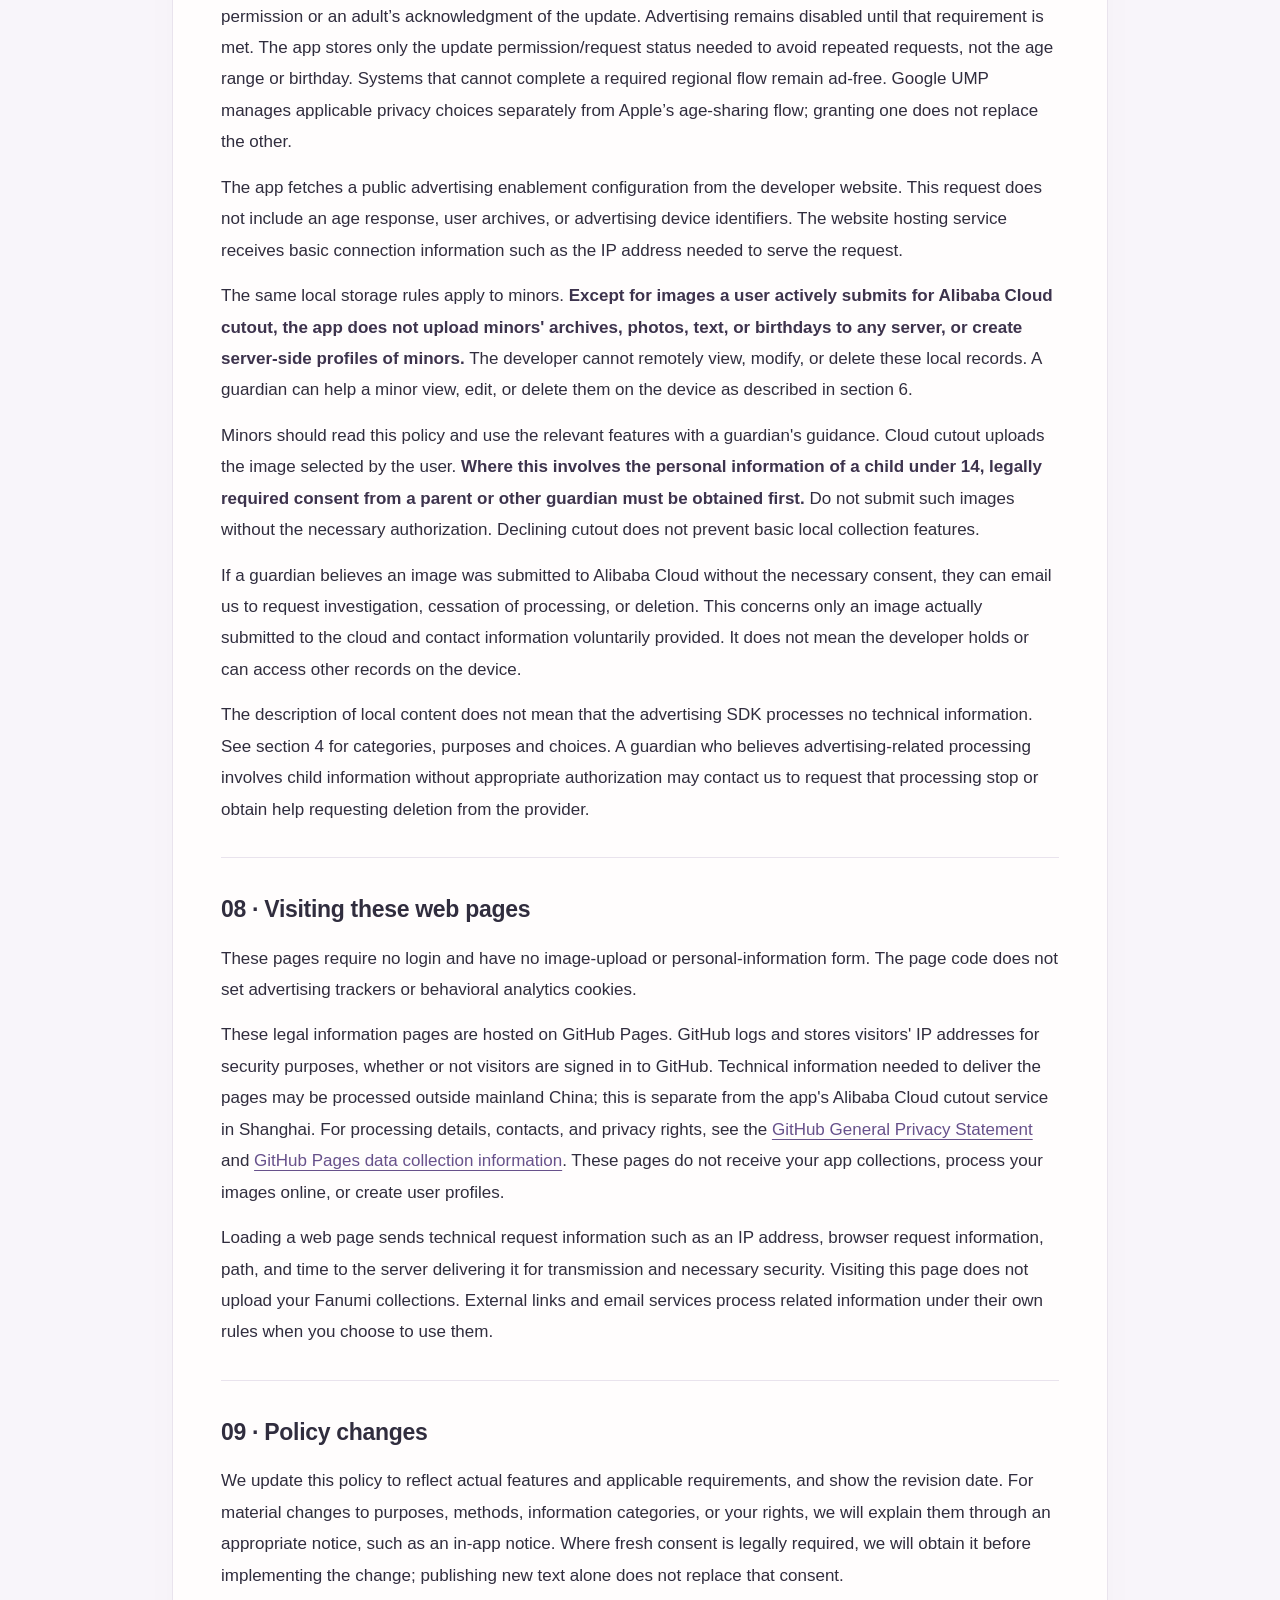
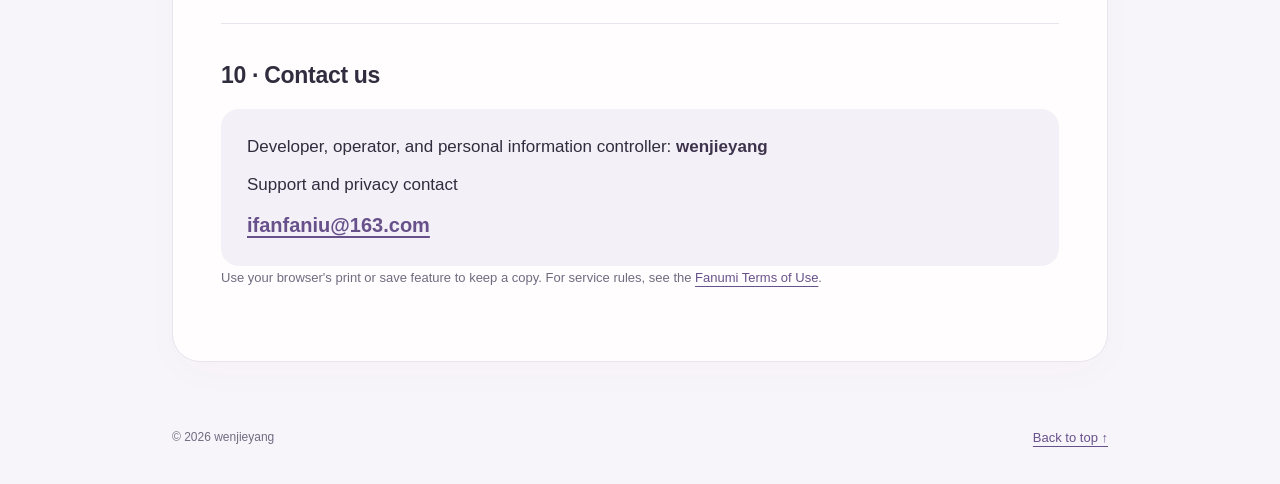
<file: privacy-en.html>
<!doctype html>
<html lang="en">
<head><meta charset="utf-8"><meta name="viewport" content="width=device-width,initial-scale=1"><meta name="theme-color" content="#f8f5fa"><meta name="description" content="How Fanumi handles on-device collections, permissions, optional Alibaba Cloud image cutout, and your privacy choices."><title>Privacy Policy · Fanumi</title><link rel="icon" href="favicon.png"><link rel="stylesheet" href="legal.css"><link rel="alternate" hreflang="zh-CN" href="privacy.html"><link rel="alternate" hreflang="en" href="privacy-en.html"><link rel="alternate" hreflang="x-default" href="privacy.html"></head>
<body><a class="skip" href="#main">Skip to content</a><header class="top"><a class="brand" href="privacy-en.html" aria-label="Fanumi Privacy and terms"><img src="app-icon.webp" alt="" width="40" height="40">Fanumi</a><nav aria-label="Privacy and terms"><a href="privacy-en.html" aria-current="page">Privacy Policy</a><a href="terms-en.html">Terms of Use</a></nav><nav class="languages" aria-label="Language"><a href="privacy.html" lang="zh-CN" hreflang="zh-CN">中文</a><a href="privacy-en.html" lang="en" hreflang="en" aria-current="true">English</a></nav></header>
<main class="layout" id="main"><div class="hero"><p class="eyebrow">FANUMI / PRIVACY</p><h1>Privacy Policy</h1><p class="lead">Understand how information is used,<br>and the choices you have.</p><div class="dates"><span>Last updated: October 10, 2026</span><span>Effective: October 10, 2026</span></div></div>
<article class="document"><div class="summary"><h2>The essentials</h2><p><strong>Except for images you actively submit to Alibaba Cloud for image cutout, Fanumi does not upload your archives, galleries, timelines, collections, room settings, or other user content to any server.</strong> Other content is stored and processed on your device. Photos, device music library, and notification permissions are optional and can be revoked. Privacy contact: <a href="mailto:ifanfaniu@163.com">ifanfaniu@163.com</a>.</p></div>
<p>Fanumi is developed and operated by the individual developer <strong>wenjieyang</strong> (“we,” “us,” or “our”). This policy covers the Fanumi iOS app and these legal information pages. Please read it together with notices shown for specific features, particularly those involving photos, portraits, minors, or cloud processing.</p>
<details class="toc" open><summary>Contents</summary><ol><li><a href="#data">Information we handle</a></li><li><a href="#permissions">Optional permissions</a></li><li><a href="#cutout">Cloud cutout and portrait effects</a></li><li><a href="#providers">Third-party services</a></li><li><a href="#storage">Storage, retention, and security</a></li><li><a href="#rights">Your data and choices</a></li><li><a href="#children">Minors and local records</a></li><li><a href="#web">Visiting these web pages</a></li><li><a href="#changes">Policy changes</a></li><li><a href="#contact">Contact us</a></li></ol></details>
<section class="section" id="data"><h2>01 · Information we handle</h2><p>The current app does not require a Fanumi account. You do not need to provide a phone number, identification number, or social media login to use local recordkeeping features.</p><div class="data-list">
<div class="data-item"><h3>Archives, timelines, and collections</h3><p><b>Information:</b> Names, birthdays or anniversary dates, titles, stories, tags, imported photos and videos, crop positions, frames, and themes that you choose to add.</p><p><b>Purpose and processing:</b> Saving, finding, displaying, editing, and creating your selected cards or records on your device. The app reads properties such as media dimensions, type, and duration to display media correctly. These records and media are processed locally and are not uploaded to any server, except for an image you actively select for Alibaba Cloud cutout as described in section 3.</p></div>
<div class="data-item"><h3>Local music and video audio</h3><p><b>Information:</b> Audio you explicitly select from Files or the device music library, audio extracted from a video you select, and the selected item's title, duration, artwork, and lyrics where available, plus folders and playback preferences.</p><p><b>Purpose and processing:</b> To import, organize, and play your songs and show their sound visualization, artwork, and lyrics. Extraction, audio conversion, analysis, and storage take place on your device. These audio files and music metadata are not uploaded to us or advertising services. We do not scan the entire device music library for analytics or advertising profiles.</p><p>Only local, accessible media without DRM protection is supported. Fanumi does not provide link downloads, music-platform parsing, or DRM removal, and cannot import protected Apple Music subscription downloads or cloud-only songs. Files is a system document picker; if you choose a third-party file provider, that provider may download your selected file under its own terms before Fanumi can read it.</p></div>
<div class="data-item"><h3>Reminders, rooms, and characters</h3><p><b>Information:</b> Reminder dates and text, character and room settings, furniture positions, interaction progress, and Star Coin records.</p><p><b>Purpose and processing:</b> Keeping preferences and progress on your device and scheduling reminders through local system notifications. These records are not uploaded to any server. The current version has no account-based cloud sync.</p></div>
<div class="data-item"><h3>Email you choose to send outside the app</h3><p><b>Information:</b> Your sending email address, description of the issue, and screenshots or attachments you choose to include.</p><p><b>Purpose and processing:</b> We receive this information only when you actively contact us by email, to answer questions, handle feedback, and address privacy requests. The app does not send it automatically. Please do not send passwords, secret keys, identification documents, or unrelated private information.</p></div></div><p>Version 1.0.0 did not include an advertising SDK. From version 1.0.1, builds with advertising enabled involve the Google AdMob processing described below. We do not use your local collections for advertising profiles or provide your collected photos, text or artist preferences to advertising services.</p></section>
<section class="section" id="permissions"><h2>02 · Optional permissions</h2><ul><li><strong>Reading Photos:</strong> To select and import images or videos, including a video you choose for on-device audio extraction. Where iOS supports limited access, you may authorize only selected photos. Declining permission prevents the corresponding import feature from accessing your library; saved content remains available.</li><li><strong>Adding to Photos:</strong> To save an image or card when you ask to do so. Declining prevents saving in this way, without preventing editing inside the app.</li><li><strong>Device music library:</strong> Requested only when you tap “Device music library” to choose a song. iOS may call this permission “Media &amp; Apple Music”; Fanumi uses it only for your selected, accessible local song and its metadata. Declining does not prevent importing from Files or playing songs already saved in Fanumi. There is no Apple Music subscription playback or catalog access.</li><li><strong>Notifications:</strong> For birthdays, anniversaries, and reminders you set. Disabling notifications stops system alerts; you can still view the records in the app.</li></ul><p>Manage permissions in iPhone Settings under Fanumi or the relevant permission category; the exact location varies by iOS version. Current features do not request contacts, location, microphone, camera, or cross-app advertising tracking permission.</p><p>Revoking Photos or device music library access does not delete copies you previously imported into the app. See section 6 for deletion options.</p></section>
<section class="section" id="cutout"><h2>03 · Cloud cutout and portrait effects</h2><p><strong>Cloud image cutout is an optional online feature.</strong> The app explains it on first use and lets you choose whether to continue. Later processing occurs only when you actively request cutout for a selected image. The app does not scan and upload your whole gallery in the background.</p><p>When online processing is needed, the app uploads the selected image, potentially cropped and compressed for processing, to the Alibaba Cloud object storage used for this feature, then calls its human-body segmentation service. The service separates the subject from the background and returns a transparent-background image to your device. The request also involves technical information necessary for transmission, such as your IP address, request time, and request identifier.</p><p><strong>This is image editing, not identity verification, face matching, or the creation of a face identity database.</strong> We do not use submitted images to train our models, for advertising, or for public display. Images may contain your portrait or other people's personal information. Submit only content you have the right to process, and avoid unnecessary sensitive content such as identification documents or private scenes.</p><p>Outline, glow, and relief effects are processed and rendered on your device. These effects do not upload images or effect data to servers. A relief effect is a visual representation, not a measurement of a person's actual three-dimensional body or identity.</p><p>Cutout results and necessary caches are saved on your device. Section 5 explains cloud source-image deletion and possible failures. Declining cloud cutout does not prevent basic local archives, timelines, or collections.</p></section>
<section class="section" id="providers"><h2>04 · Third-party services</h2><div class="data-item" id="advertising"><h3>Google AdMob advertising and privacy choices (from 1.0.1)</h3><p>Versions with advertising enabled use the Google Mobile Ads SDK for app open ads and Google's User Messaging Platform (UMP) for applicable privacy choices. Ads appear only on the loading screen when a new app process starts, including after the system has terminated the previous process. Returning from the background does not show an ad. Failed, timed-out or ineligible requests proceed into the app, and no ad appears after the home screen has opened.</p><p><b>Provider:</b> Google LLC and the Google entity applicable to your region. <b>Information:</b> IP address and approximate location inferred from it; app- or developer-scoped device identifiers; ad impressions and interactions; crash logs, performance and other diagnostic information; and consent or refusal choices. Google may use this information for ad delivery and measurement, fraud prevention, analytics and service improvement. The advertising SDK is not given access to your archives, photo collection, music files or artist preferences.</p><p><b>Current configuration:</b> we request non-personalized ads, disable publisher first-party ID and publisher privacy personalization, and do not request cross-app tracking permission or use IDFA for advertising tracking. Non-personalized ads may still involve technical information, storage or identifiers: they do not mean no data collection or no consent requirement. Any future purpose requiring tracking would require a separate notice and applicable permission first.</p><p>In the EEA, UK, Switzerland and other applicable regions, ad requests must pass the applicable consent flow. After refusal, only permitted limited ads may be served, or no ads are shown. In applicable US states, you may opt out of the sale or sharing of personal information and targeted advertising. Where required, change your choices under Settings &amp; Data → Ad privacy. Withdrawing a choice does not prevent local collection features, and personalized-ad consent is not required to use Fanumi.</p><p>Advertising information may be processed outside your country. Google processes it under its applicable privacy policy, retention rules and transfer arrangements. Clearing local app data cannot directly delete records already held by Google. Use Google's privacy controls or contact us for assistance. See <a href="https://policies.google.com/privacy" rel="noreferrer">Google's Privacy Policy</a>, <a href="https://policies.google.com/technologies/partner-sites" rel="noreferrer">how Google uses information from partner sites and apps</a>, and <a href="https://developers.google.com/admob/ios/privacy/data-disclosure" rel="noreferrer">SDK data disclosure information</a>.</p></div><div class="data-item"><h3>Alibaba Cloud Object Storage and Visual Intelligence</h3><p><b>Provider:</b> Alibaba Cloud Computing Co., Ltd. (阿里云计算有限公司).</p><p><b>When used:</b> When you actively request cloud image cutout, through network APIs for temporary image storage and human-body segmentation.</p><p><b>Information involved:</b> The selected image, segmentation result, and technical information needed for transmission and service security, including IP address, request time, and request identifiers.</p><p><b>Processing region:</b> The current cutout feature uses the Shanghai region in mainland China.</p><p><b>Provider information:</b> <a href="https://terms.aliyun.com/legal-agreement/terms/suit_bu1_ali_cloud/suit_bu1_ali_cloud202107091605_49213.html" rel="noreferrer">Alibaba Cloud privacy policy and customer business data terms</a>.</p></div><p>Apple system features provide photo selection, saving, notifications, and sharing. When you actively share content with another app, the recipient handles it under its own rules. You can cancel before sending.</p><p>UI libraries such as SnapKit and IGListKit handle on-device layout and lists. These components do not send your images or archives to their developers.</p><p>We process or provide information only for the purposes described, with any required authorization, or to meet legal obligations. Where a service provider acts on our behalf, we specify the purpose, scope, and protection requirements as required by law. If a merger or similar change transfers responsibility for information, we will give legally required notice of the recipient and obtain fresh consent where required for a changed purpose or method.</p></section>
<section class="section" id="storage"><h2>05 · Storage, retention, and security</h2><h3>Records on your device</h3><p>Except for actively submitted cutout images, your archives, timelines, media copies, room settings, and other user content stay on your device. They remain there for your use and can be managed as described in section 6. The current version does not enable in-app iCloud sync. Whole-device backups, device transfers, or external exports you choose to use are governed by the relevant system or service.</p><p>The device may keep thumbnails, cutout results, and derived relief caches to avoid repeated processing. Caches are separate from originals or edited results you deliberately save. Deleting the app removes data in its app container; system backups and exported copies must be managed separately.</p><h3>Temporary cutout files</h3><p>Images uploaded to the Alibaba Cloud storage used for cutout have private access. Temporary access credentials are created for processing. After success or a failed request, the app sends a request to delete the source image.</p><p class="notice"><strong>A deletion request may fail because of lost connectivity, app interruption, or a cloud service error. An expired access link does not itself mean the file has been deleted.</strong> To check or request removal of a temporary image, contact us with the approximate processing time and a description of the issue. You do not need to resend the original image first.</p><p>The returned image is downloaded for local editing. Alibaba Cloud's own technical logs and handling of processing results follow its applicable service and privacy terms. You can contact us about related personal information requests.</p><h3>Feedback and safeguards</h3><p>Information you email is retained only as necessary to address the feedback, resolve related disputes, and meet legal obligations, and is deleted or anonymized when no longer needed and no legal retention duty applies. Contacting support does not add you to a marketing list.</p><p>We use safeguards such as encrypted network transport and private file access. If a personal information security incident occurs, we will take remedial steps and provide any notifications or reports required by law. Please also protect your device and keep the app and operating system updated.</p></section>
<section class="section" id="rights"><h2>06 · Your data and choices</h2><ul><li><strong>Access, correction, and copies:</strong> View and edit content in the relevant archive, timeline, gallery, or collection. Use available save or share features for supported media exports. Other requests can be sent by email.</li><li><strong>Delete an item:</strong> Use the relevant record's edit or delete action.</li><li><strong>Clear archive data:</strong> Use “Clear local data” in settings to remove archives, timelines, related media, imported songs, song artwork and lyrics, music folders, and corresponding reminders. Room preferences and some caches may be stored separately. To remove all data in the app container, use iOS “Delete App,” rather than “Offload App,” which keeps app data.</li><li><strong>Manage copies:</strong> Deleting a song removes its audio and artwork copies from Fanumi, not the original in Files or the Music app. These actions do not delete originals in Photos, content already shared with others, or system backups. Manage those copies separately.</li><li><strong>Withdraw permission:</strong> Turn off Photos, device music library, or notification access in system settings. Stop requesting cloud cutout to stop further image uploads. Contact us to withdraw other consent or request deletion of information already processed.</li><li><strong>Stop using Fanumi:</strong> The current version has no Fanumi account and therefore no separate account-deletion step. You can remove your data and stop using or delete the app.</li></ul><p>Withdrawal does not affect lawful processing carried out before consent was withdrawn. We verify identity and relevant facts only as necessary for a request, without requiring unrelated information. We will respond promptly and explain any legal reason for not fulfilling a request and available next steps. You may also complain to the relevant privacy authority.</p></section>
<section class="section" id="children"><h2>07 · Minors and local records</h2><p><strong>Fanumi 1.0.1 is intended for teenagers and adults aged 13 and over and is not specifically directed to children under 13.</strong> A store content rating does not verify age or establish that a user is an adult. Regional storefronts may display different equivalent ratings. Minors should use the app with a guardian’s guidance and obtain guardian consent when required. We do not infer age from artists or photos in a collection.</p><p><strong>Age safeguards for advertising:</strong> Fanumi does not require every user to be 18 to receive ads. Where Apple indicates applicable regional age-assurance requirements, we request an age range through Apple. We do not collect birthdays or upload Apple’s raw age range. We send Google the applicable ad-protection category to restrict ad processing. Known users under 13 receive no ads. Eligible users aged 13–15 receive child/under-consent-age ad protections, and users aged 16–17 receive teen protections; all requests remain non-personalized with a general-audience content limit. In other supported regions, users whose age is unknown receive the most restrictive ad treatment without a separate age prompt. Unknown age is never treated as proof of adulthood. If a required age signal or permission is unavailable or declined, no ads load and local collection features remain usable.</p><p>Where required for the introduction of advertising, Apple’s system flow requests a parent’s or guardian’s permission or an adult’s acknowledgment of the update. Advertising remains disabled until that requirement is met. The app stores only the update permission/request status needed to avoid repeated requests, not the age range or birthday. Systems that cannot complete a required regional flow remain ad-free. Google UMP manages applicable privacy choices separately from Apple’s age-sharing flow; granting one does not replace the other.</p><p>The app fetches a public advertising enablement configuration from the developer website. This request does not include an age response, user archives, or advertising device identifiers. The website hosting service receives basic connection information such as the IP address needed to serve the request.</p><p>The same local storage rules apply to minors. <strong>Except for images a user actively submits for Alibaba Cloud cutout, the app does not upload minors' archives, photos, text, or birthdays to any server, or create server-side profiles of minors.</strong> The developer cannot remotely view, modify, or delete these local records. A guardian can help a minor view, edit, or delete them on the device as described in section 6.</p><p>Minors should read this policy and use the relevant features with a guardian's guidance. Cloud cutout uploads the image selected by the user. <strong>Where this involves the personal information of a child under 14, legally required consent from a parent or other guardian must be obtained first.</strong> Do not submit such images without the necessary authorization. Declining cutout does not prevent basic local collection features.</p><p>If a guardian believes an image was submitted to Alibaba Cloud without the necessary consent, they can email us to request investigation, cessation of processing, or deletion. This concerns only an image actually submitted to the cloud and contact information voluntarily provided. It does not mean the developer holds or can access other records on the device.</p><p>The description of local content does not mean that the advertising SDK processes no technical information. See section 4 for categories, purposes and choices. A guardian who believes advertising-related processing involves child information without appropriate authorization may contact us to request that processing stop or obtain help requesting deletion from the provider.</p></section>
<section class="section" id="web"><h2>08 · Visiting these web pages</h2><p>These pages require no login and have no image-upload or personal-information form. The page code does not set advertising trackers or behavioral analytics cookies.</p><p>These legal information pages are hosted on GitHub Pages. GitHub logs and stores visitors' IP addresses for security purposes, whether or not visitors are signed in to GitHub. Technical information needed to deliver the pages may be processed outside mainland China; this is separate from the app's Alibaba Cloud cutout service in Shanghai. For processing details, contacts, and privacy rights, see the <a href="https://docs.github.com/en/site-policy/privacy-policies/github-general-privacy-statement" rel="noreferrer">GitHub General Privacy Statement</a> and <a href="https://docs.github.com/en/pages/getting-started-with-github-pages/what-is-github-pages#data-collection" rel="noreferrer">GitHub Pages data collection information</a>. These pages do not receive your app collections, process your images online, or create user profiles.</p><p>Loading a web page sends technical request information such as an IP address, browser request information, path, and time to the server delivering it for transmission and necessary security. Visiting this page does not upload your Fanumi collections. External links and email services process related information under their own rules when you choose to use them.</p></section>
<section class="section" id="changes"><h2>09 · Policy changes</h2><p>We update this policy to reflect actual features and applicable requirements, and show the revision date. For material changes to purposes, methods, information categories, or your rights, we will explain them through an appropriate notice, such as an in-app notice. Where fresh consent is legally required, we will obtain it before implementing the change; publishing new text alone does not replace that consent.</p></section>
<section class="section" id="contact"><h2>10 · Contact us</h2><div class="contact"><p>Developer, operator, and personal information controller: <strong>wenjieyang</strong></p><p>Support and privacy contact</p><a href="mailto:ifanfaniu@163.com">ifanfaniu@163.com</a></div><p class="print-note">Use your browser's print or save feature to keep a copy. For service rules, see the <a href="terms-en.html">Fanumi Terms of Use</a>.</p></section>
</article></main><footer class="footer"><span>© 2026 wenjieyang</span><a href="#main">Back to top ↑</a></footer></body></html>
</file>
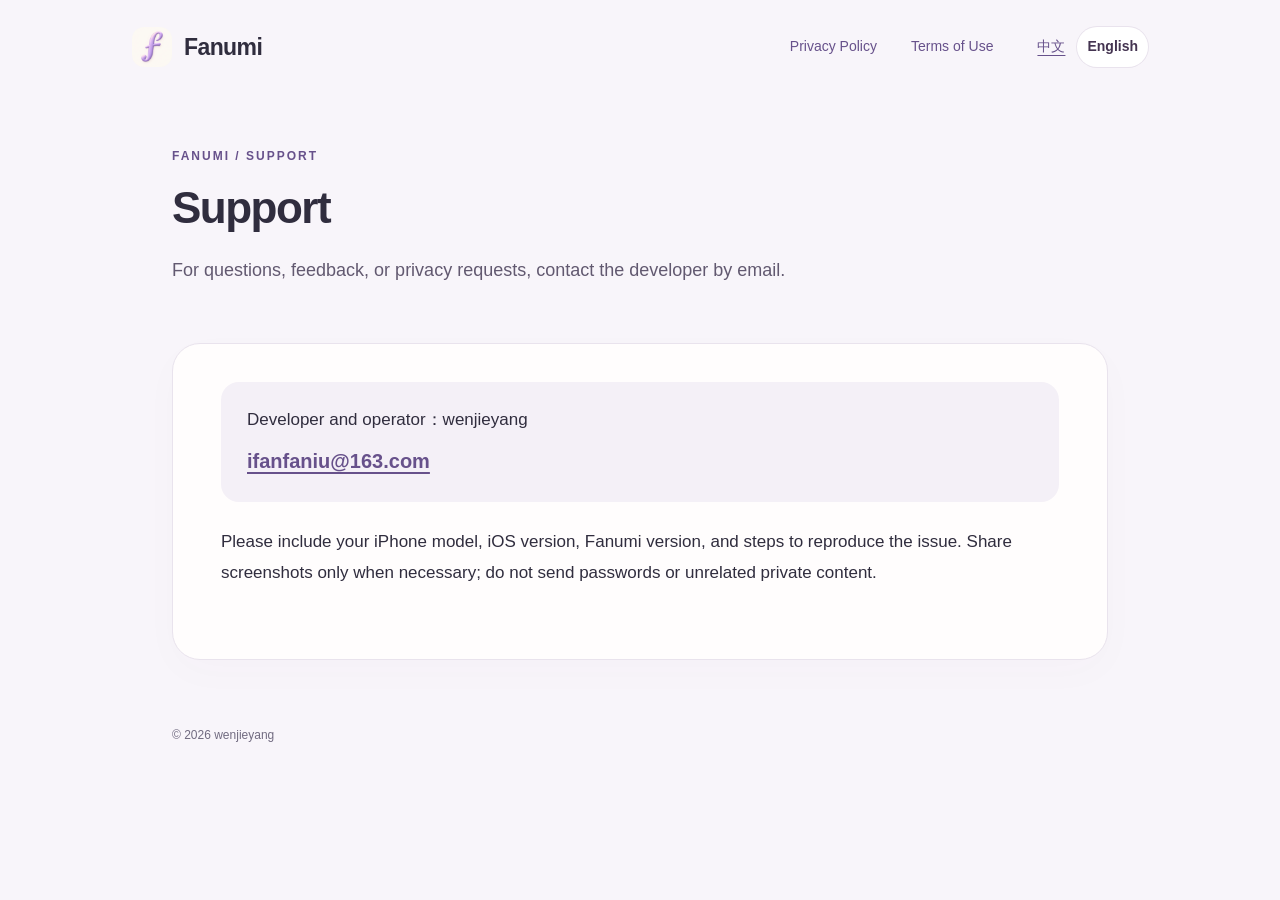
<file: support-en.html>
<!doctype html><html lang="en"><head><meta charset="utf-8"><meta name="viewport" content="width=device-width,initial-scale=1"><title>Support · Fanumi</title><link rel="icon" href="favicon.png"><link rel="stylesheet" href="legal.css"></head><body><header class="top"><a class="brand" href="privacy-en.html"><img src="app-icon.webp" width="40" height="40" alt="">Fanumi</a><nav aria-label="Documents"><a href="privacy-en.html">Privacy Policy</a><a href="terms-en.html">Terms of Use</a></nav><nav class="languages" aria-label="Language"><a href="support.html" lang="zh-CN" >中文</a><a href="support-en.html" lang="en" aria-current="true">English</a></nav></header><main class="layout" id="main"><div class="hero"><p class="eyebrow">FANUMI / SUPPORT</p><h1>Support</h1><p class="lead">For questions, feedback, or privacy requests, contact the developer by email.</p></div><article class="document"><section class="section"><div class="contact"><p>Developer and operator：wenjieyang</p><a href="mailto:ifanfaniu@163.com">ifanfaniu@163.com</a></div><p style="margin-top:24px">Please include your iPhone model, iOS version, Fanumi version, and steps to reproduce the issue. Share screenshots only when necessary; do not send passwords or unrelated private content.</p></section></article></main><footer class="footer"><span>© 2026 wenjieyang</span></footer></body></html>
</file>
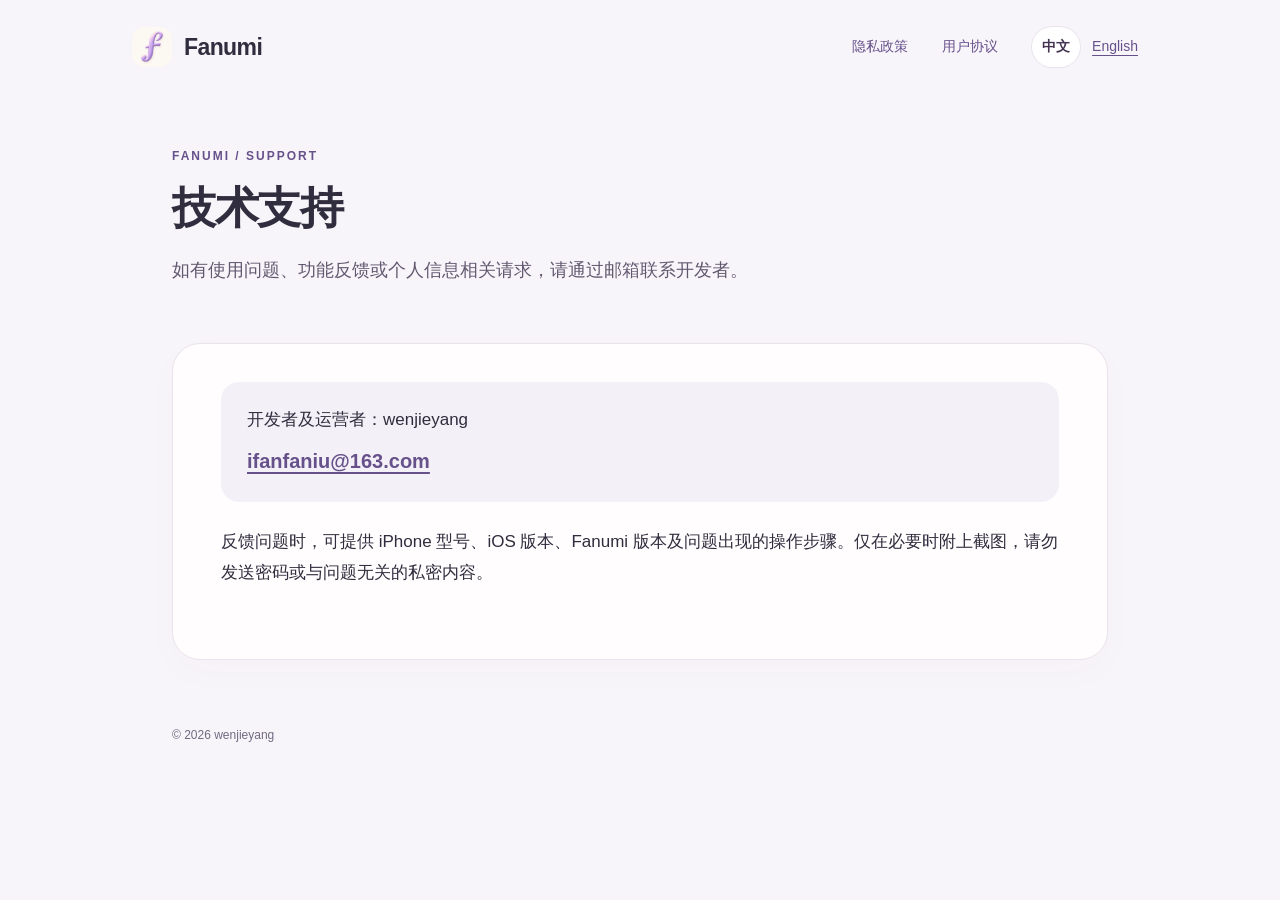
<file: support.html>
<!doctype html><html lang="zh-CN"><head><meta charset="utf-8"><meta name="viewport" content="width=device-width,initial-scale=1"><title>技术支持 · Fanumi</title><link rel="icon" href="favicon.png"><link rel="stylesheet" href="legal.css"></head><body><header class="top"><a class="brand" href="privacy.html"><img src="app-icon.webp" width="40" height="40" alt="">Fanumi</a><nav aria-label="协议"><a href="privacy.html">隐私政策</a><a href="terms.html">用户协议</a></nav><nav class="languages" aria-label="Language"><a href="support.html" lang="zh-CN" aria-current="true">中文</a><a href="support-en.html" lang="en" >English</a></nav></header><main class="layout" id="main"><div class="hero"><p class="eyebrow">FANUMI / SUPPORT</p><h1>技术支持</h1><p class="lead">如有使用问题、功能反馈或个人信息相关请求，请通过邮箱联系开发者。</p></div><article class="document"><section class="section"><div class="contact"><p>开发者及运营者：wenjieyang</p><a href="mailto:ifanfaniu@163.com">ifanfaniu@163.com</a></div><p style="margin-top:24px">反馈问题时，可提供 iPhone 型号、iOS 版本、Fanumi 版本及问题出现的操作步骤。仅在必要时附上截图，请勿发送密码或与问题无关的私密内容。</p></section></article></main><footer class="footer"><span>© 2026 wenjieyang</span></footer></body></html>
</file>
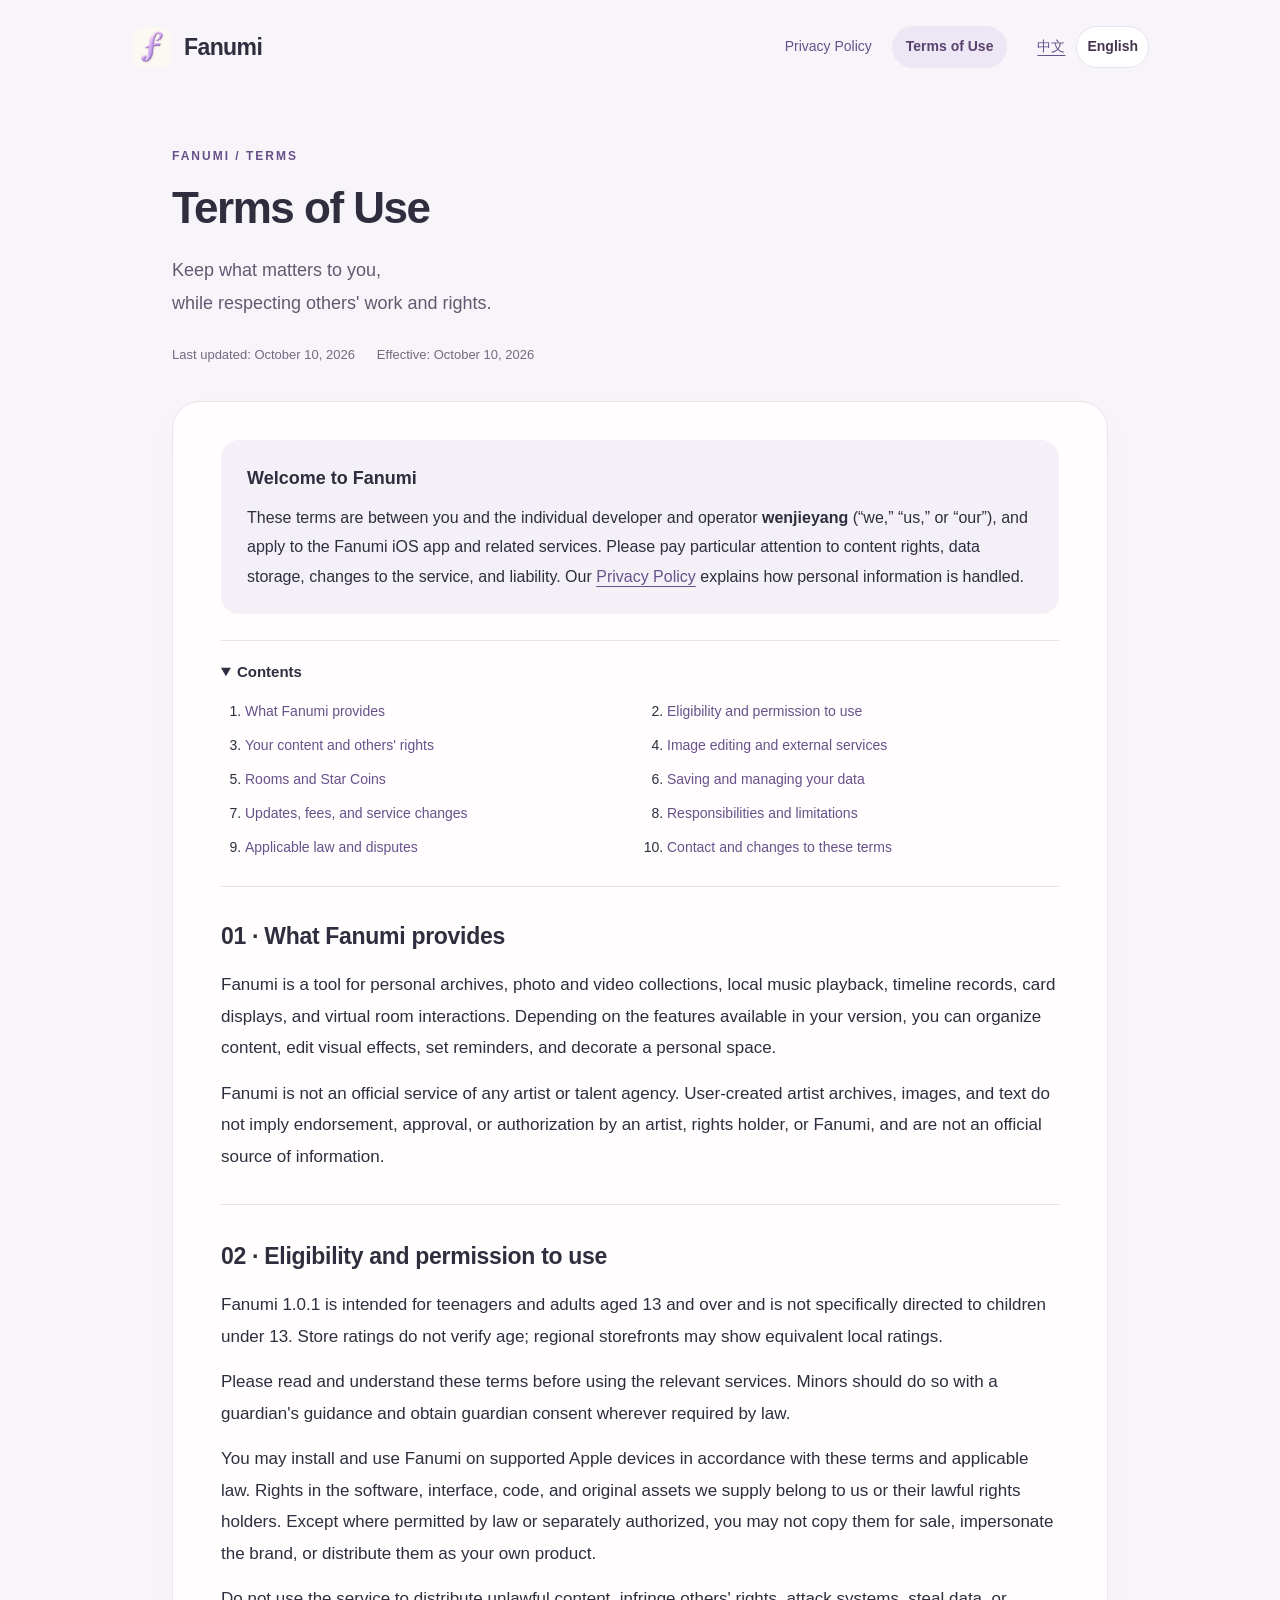
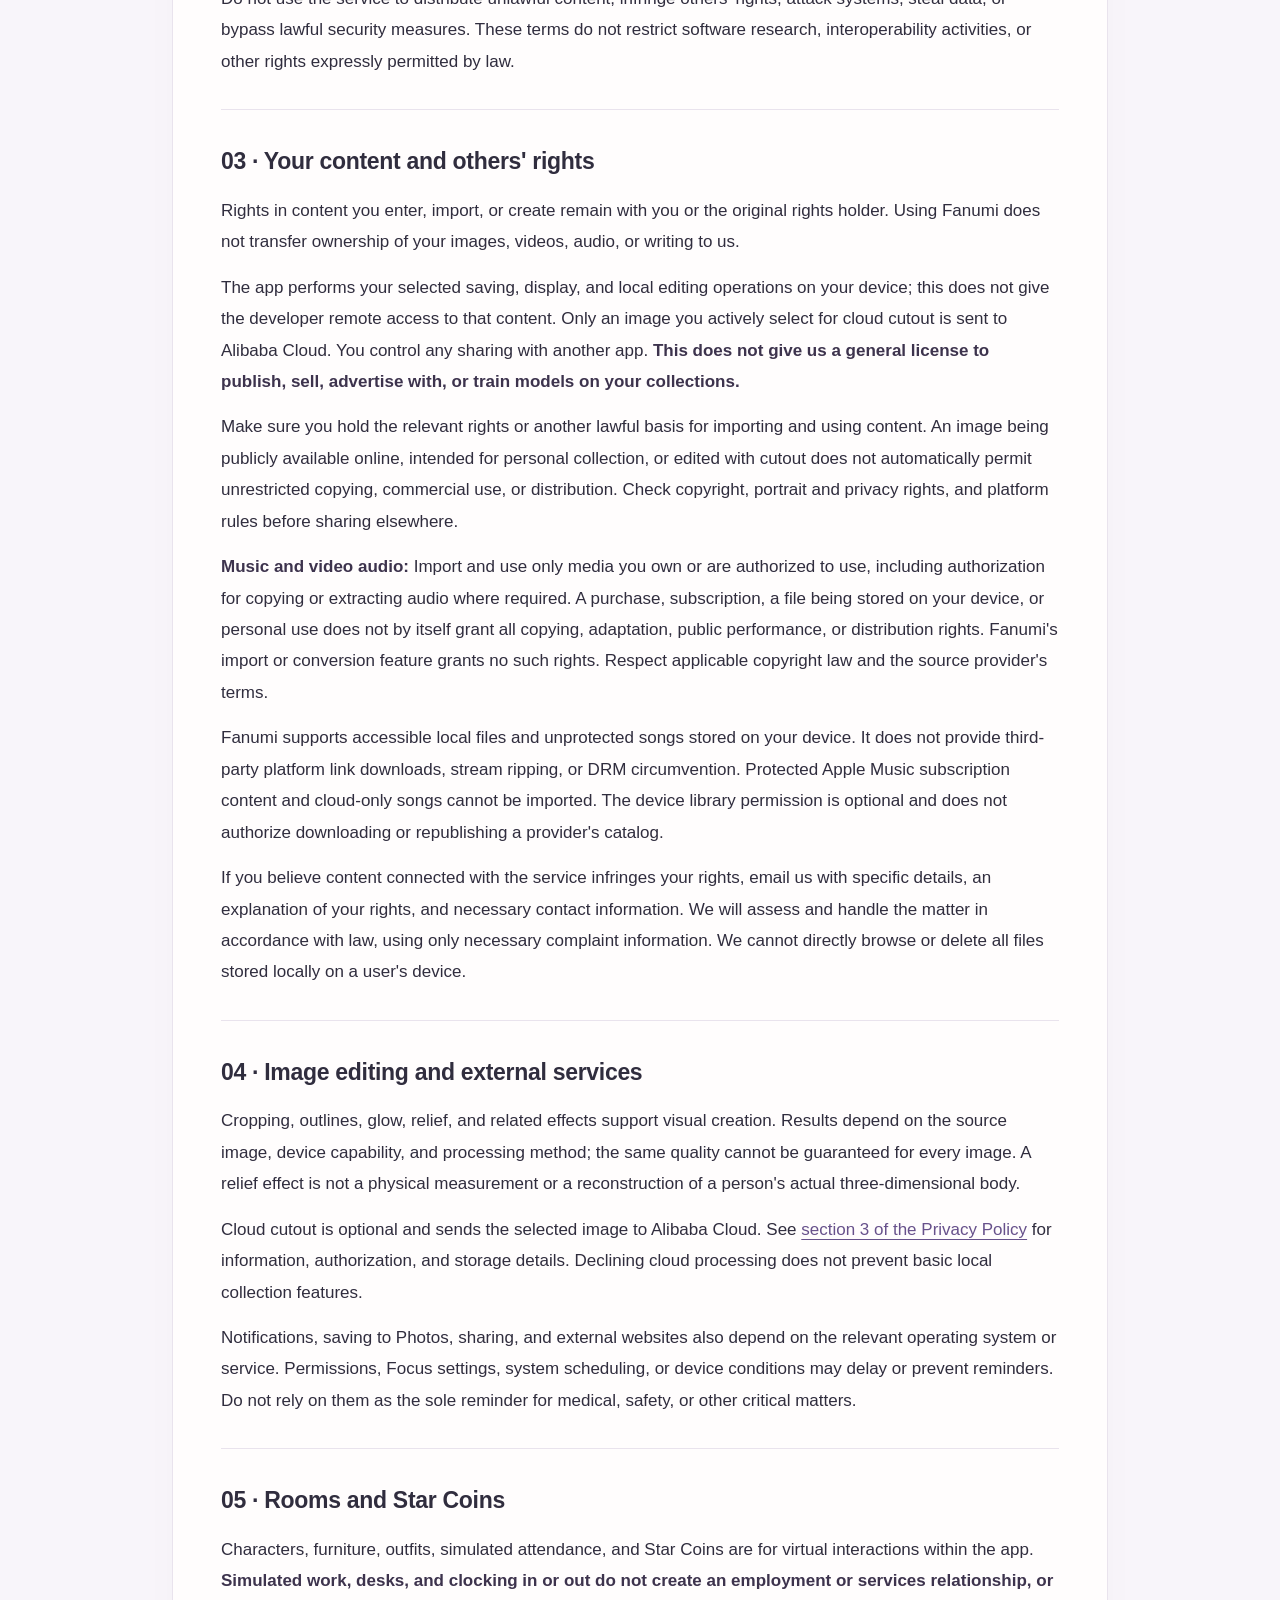
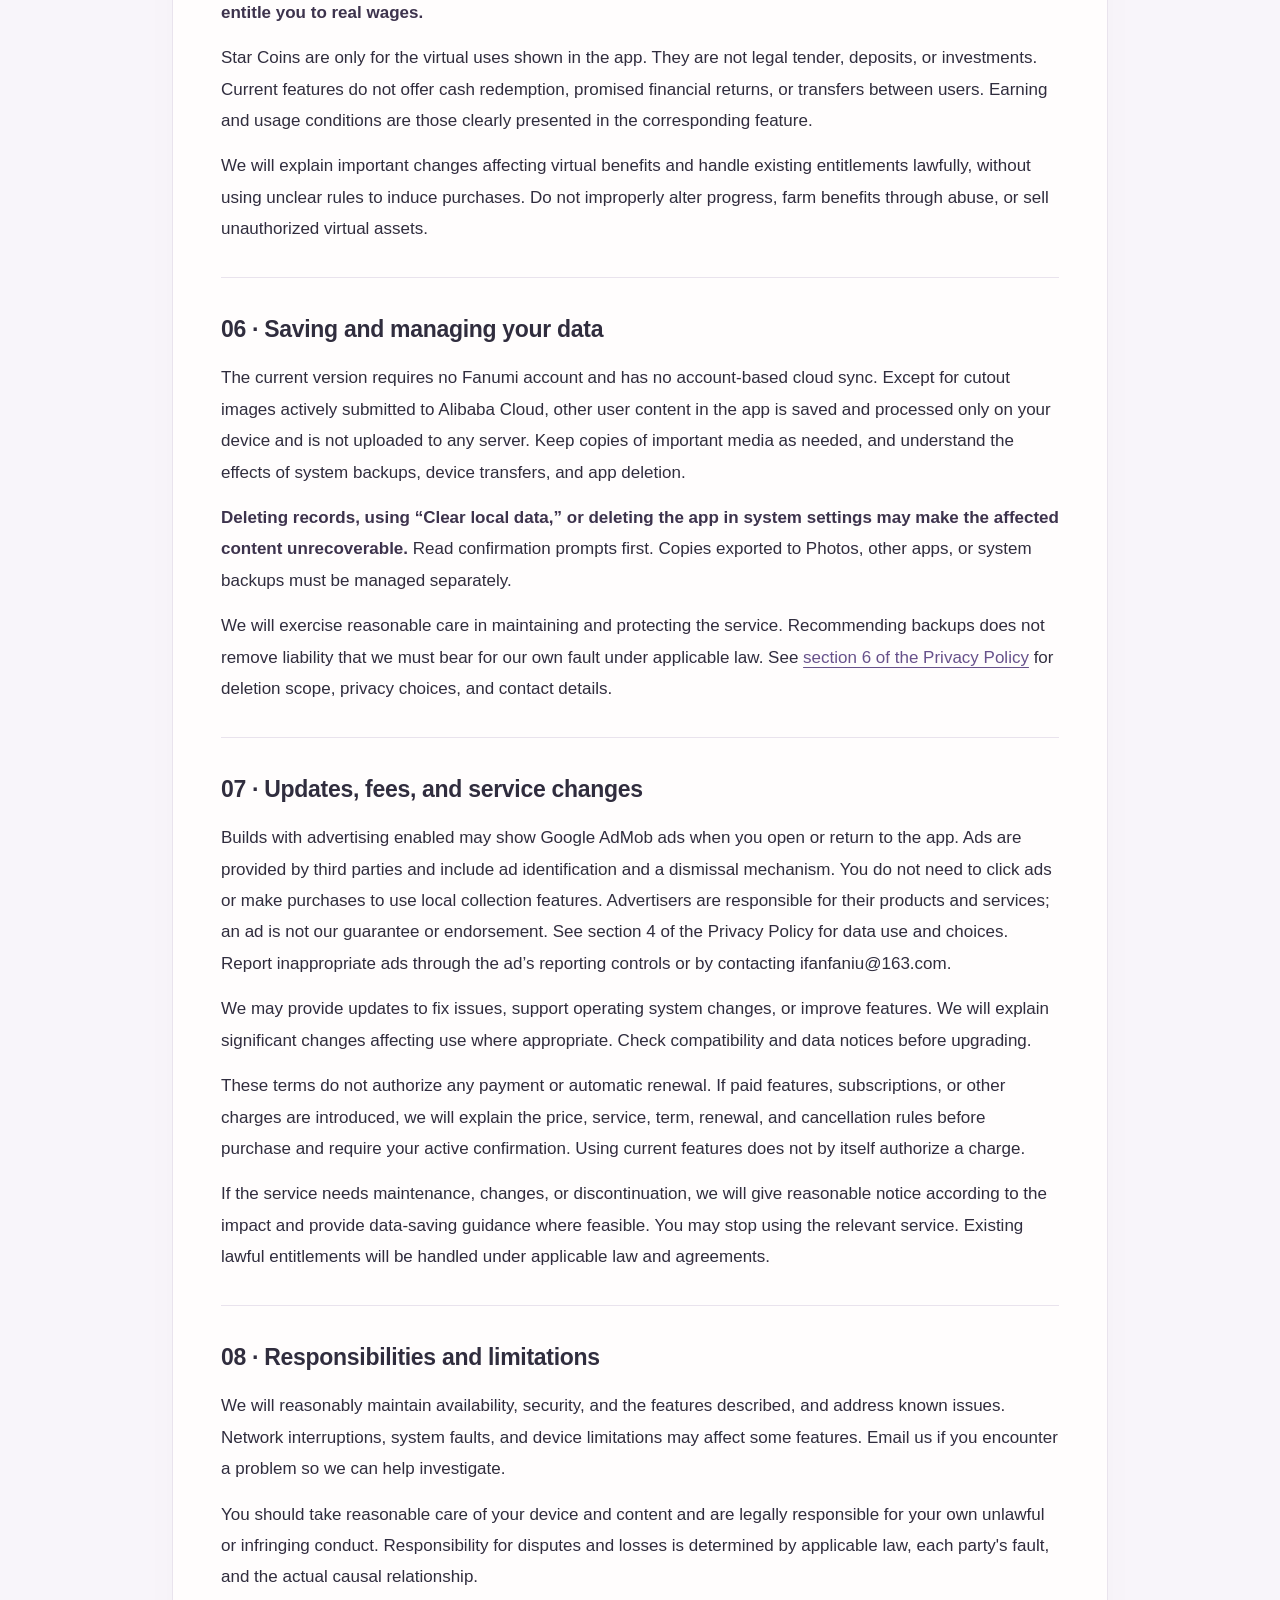
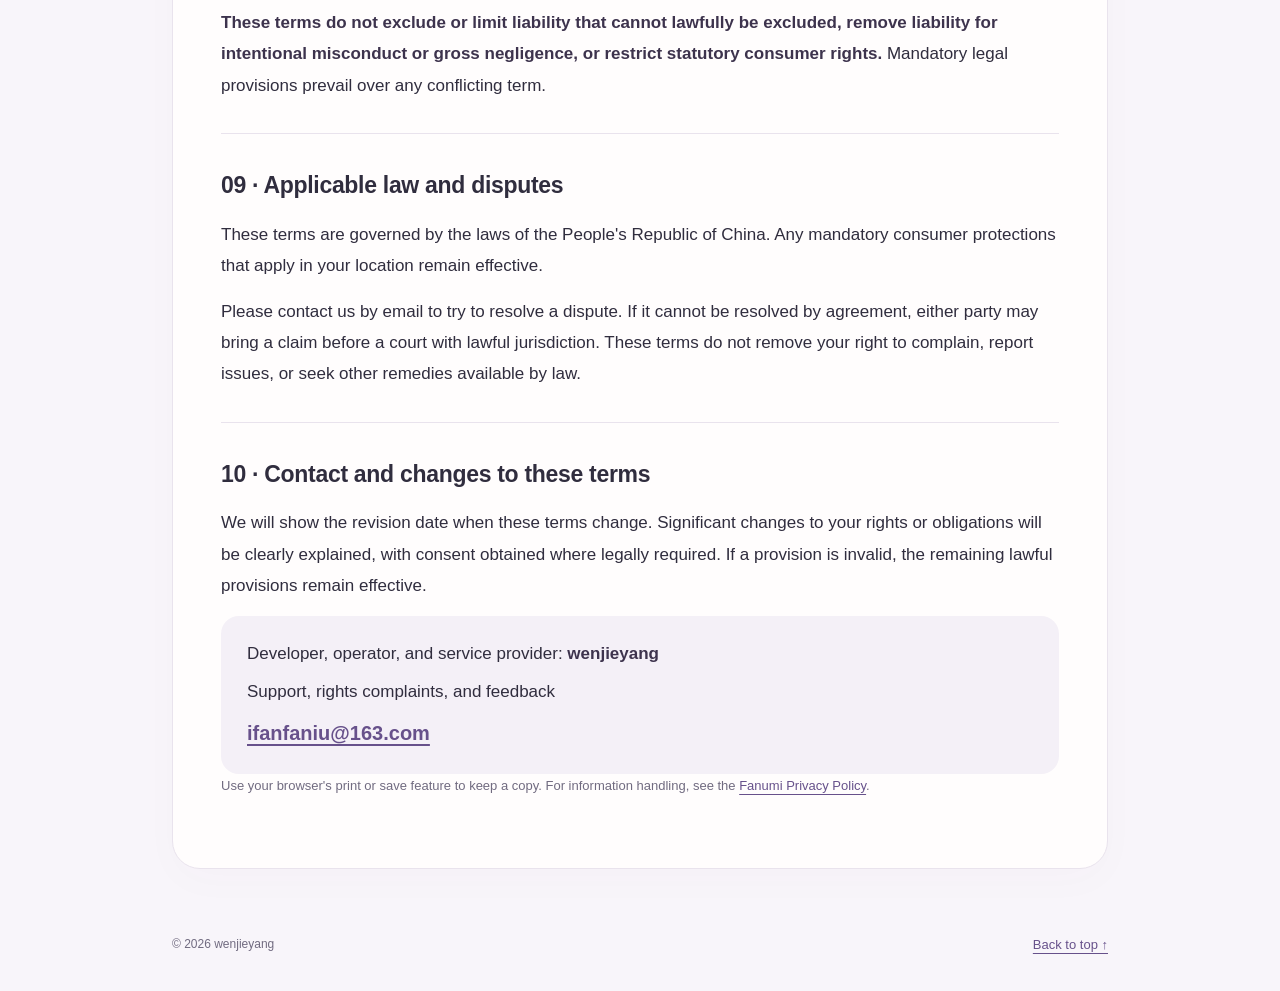
<file: terms-en.html>
<!doctype html>
<html lang="en">
<head><meta charset="utf-8"><meta name="viewport" content="width=device-width,initial-scale=1"><meta name="theme-color" content="#f8f5fa"><meta name="description" content="Fanumi Terms of Use: collections, content rights, image editing, virtual interactions, data management, and service rules."><title>Terms of Use · Fanumi</title><link rel="icon" href="favicon.png"><link rel="stylesheet" href="legal.css"><link rel="alternate" hreflang="zh-CN" href="terms.html"><link rel="alternate" hreflang="en" href="terms-en.html"><link rel="alternate" hreflang="x-default" href="terms.html"></head>
<body><a class="skip" href="#main">Skip to content</a><header class="top"><a class="brand" href="privacy-en.html" aria-label="Fanumi Privacy and terms"><img src="app-icon.webp" alt="" width="40" height="40">Fanumi</a><nav aria-label="Privacy and terms"><a href="privacy-en.html">Privacy Policy</a><a href="terms-en.html" aria-current="page">Terms of Use</a></nav><nav class="languages" aria-label="Language"><a href="terms.html" lang="zh-CN" hreflang="zh-CN">中文</a><a href="terms-en.html" lang="en" hreflang="en" aria-current="true">English</a></nav></header>
<main class="layout" id="main"><div class="hero"><p class="eyebrow">FANUMI / TERMS</p><h1>Terms of Use</h1><p class="lead">Keep what matters to you,<br>while respecting others' work and rights.</p><div class="dates"><span>Last updated: October 10, 2026</span><span>Effective: October 10, 2026</span></div></div>
<article class="document"><div class="summary"><h2>Welcome to Fanumi</h2><p>These terms are between you and the individual developer and operator <strong>wenjieyang</strong> (“we,” “us,” or “our”), and apply to the Fanumi iOS app and related services. Please pay particular attention to content rights, data storage, changes to the service, and liability. Our <a href="privacy-en.html">Privacy Policy</a> explains how personal information is handled.</p></div>
<details class="toc" open><summary>Contents</summary><ol><li><a href="#service">What Fanumi provides</a></li><li><a href="#use">Eligibility and permission to use</a></li><li><a href="#content">Your content and others' rights</a></li><li><a href="#editing">Image editing and external services</a></li><li><a href="#virtual">Rooms and Star Coins</a></li><li><a href="#data">Saving and managing your data</a></li><li><a href="#updates">Updates, fees, and service changes</a></li><li><a href="#responsibility">Responsibilities and limitations</a></li><li><a href="#disputes">Applicable law and disputes</a></li><li><a href="#contact">Contact and changes to these terms</a></li></ol></details>
<section class="section" id="service"><h2>01 · What Fanumi provides</h2><p>Fanumi is a tool for personal archives, photo and video collections, local music playback, timeline records, card displays, and virtual room interactions. Depending on the features available in your version, you can organize content, edit visual effects, set reminders, and decorate a personal space.</p><p>Fanumi is not an official service of any artist or talent agency. User-created artist archives, images, and text do not imply endorsement, approval, or authorization by an artist, rights holder, or Fanumi, and are not an official source of information.</p></section>
<section class="section" id="use"><h2>02 · Eligibility and permission to use</h2><p>Fanumi 1.0.1 is intended for teenagers and adults aged 13 and over and is not specifically directed to children under 13. Store ratings do not verify age; regional storefronts may show equivalent local ratings.</p><p>Please read and understand these terms before using the relevant services. Minors should do so with a guardian's guidance and obtain guardian consent wherever required by law.</p><p>You may install and use Fanumi on supported Apple devices in accordance with these terms and applicable law. Rights in the software, interface, code, and original assets we supply belong to us or their lawful rights holders. Except where permitted by law or separately authorized, you may not copy them for sale, impersonate the brand, or distribute them as your own product.</p><p>Do not use the service to distribute unlawful content, infringe others' rights, attack systems, steal data, or bypass lawful security measures. These terms do not restrict software research, interoperability activities, or other rights expressly permitted by law.</p></section>
<section class="section" id="content"><h2>03 · Your content and others' rights</h2><p>Rights in content you enter, import, or create remain with you or the original rights holder. Using Fanumi does not transfer ownership of your images, videos, audio, or writing to us.</p><p>The app performs your selected saving, display, and local editing operations on your device; this does not give the developer remote access to that content. Only an image you actively select for cloud cutout is sent to Alibaba Cloud. You control any sharing with another app. <strong>This does not give us a general license to publish, sell, advertise with, or train models on your collections.</strong></p><p>Make sure you hold the relevant rights or another lawful basis for importing and using content. An image being publicly available online, intended for personal collection, or edited with cutout does not automatically permit unrestricted copying, commercial use, or distribution. Check copyright, portrait and privacy rights, and platform rules before sharing elsewhere.</p><p><strong>Music and video audio:</strong> Import and use only media you own or are authorized to use, including authorization for copying or extracting audio where required. A purchase, subscription, a file being stored on your device, or personal use does not by itself grant all copying, adaptation, public performance, or distribution rights. Fanumi's import or conversion feature grants no such rights. Respect applicable copyright law and the source provider's terms.</p><p>Fanumi supports accessible local files and unprotected songs stored on your device. It does not provide third-party platform link downloads, stream ripping, or DRM circumvention. Protected Apple Music subscription content and cloud-only songs cannot be imported. The device library permission is optional and does not authorize downloading or republishing a provider's catalog.</p><p>If you believe content connected with the service infringes your rights, email us with specific details, an explanation of your rights, and necessary contact information. We will assess and handle the matter in accordance with law, using only necessary complaint information. We cannot directly browse or delete all files stored locally on a user's device.</p></section>
<section class="section" id="editing"><h2>04 · Image editing and external services</h2><p>Cropping, outlines, glow, relief, and related effects support visual creation. Results depend on the source image, device capability, and processing method; the same quality cannot be guaranteed for every image. A relief effect is not a physical measurement or a reconstruction of a person's actual three-dimensional body.</p><p>Cloud cutout is optional and sends the selected image to Alibaba Cloud. See <a href="privacy-en.html#cutout">section 3 of the Privacy Policy</a> for information, authorization, and storage details. Declining cloud processing does not prevent basic local collection features.</p><p>Notifications, saving to Photos, sharing, and external websites also depend on the relevant operating system or service. Permissions, Focus settings, system scheduling, or device conditions may delay or prevent reminders. Do not rely on them as the sole reminder for medical, safety, or other critical matters.</p></section>
<section class="section" id="virtual"><h2>05 · Rooms and Star Coins</h2><p>Characters, furniture, outfits, simulated attendance, and Star Coins are for virtual interactions within the app. <strong>Simulated work, desks, and clocking in or out do not create an employment or services relationship, or entitle you to real wages.</strong></p><p>Star Coins are only for the virtual uses shown in the app. They are not legal tender, deposits, or investments. Current features do not offer cash redemption, promised financial returns, or transfers between users. Earning and usage conditions are those clearly presented in the corresponding feature.</p><p>We will explain important changes affecting virtual benefits and handle existing entitlements lawfully, without using unclear rules to induce purchases. Do not improperly alter progress, farm benefits through abuse, or sell unauthorized virtual assets.</p></section>
<section class="section" id="data"><h2>06 · Saving and managing your data</h2><p>The current version requires no Fanumi account and has no account-based cloud sync. Except for cutout images actively submitted to Alibaba Cloud, other user content in the app is saved and processed only on your device and is not uploaded to any server. Keep copies of important media as needed, and understand the effects of system backups, device transfers, and app deletion.</p><p><strong>Deleting records, using “Clear local data,” or deleting the app in system settings may make the affected content unrecoverable.</strong> Read confirmation prompts first. Copies exported to Photos, other apps, or system backups must be managed separately.</p><p>We will exercise reasonable care in maintaining and protecting the service. Recommending backups does not remove liability that we must bear for our own fault under applicable law. See <a href="privacy-en.html#rights">section 6 of the Privacy Policy</a> for deletion scope, privacy choices, and contact details.</p></section>
<section class="section" id="updates"><h2>07 · Updates, fees, and service changes</h2><p>Builds with advertising enabled may show Google AdMob ads when you open or return to the app. Ads are provided by third parties and include ad identification and a dismissal mechanism. You do not need to click ads or make purchases to use local collection features. Advertisers are responsible for their products and services; an ad is not our guarantee or endorsement. See section 4 of the Privacy Policy for data use and choices. Report inappropriate ads through the ad’s reporting controls or by contacting ifanfaniu@163.com.</p><p>We may provide updates to fix issues, support operating system changes, or improve features. We will explain significant changes affecting use where appropriate. Check compatibility and data notices before upgrading.</p><p>These terms do not authorize any payment or automatic renewal. If paid features, subscriptions, or other charges are introduced, we will explain the price, service, term, renewal, and cancellation rules before purchase and require your active confirmation. Using current features does not by itself authorize a charge.</p><p>If the service needs maintenance, changes, or discontinuation, we will give reasonable notice according to the impact and provide data-saving guidance where feasible. You may stop using the relevant service. Existing lawful entitlements will be handled under applicable law and agreements.</p></section>
<section class="section" id="responsibility"><h2>08 · Responsibilities and limitations</h2><p>We will reasonably maintain availability, security, and the features described, and address known issues. Network interruptions, system faults, and device limitations may affect some features. Email us if you encounter a problem so we can help investigate.</p><p>You should take reasonable care of your device and content and are legally responsible for your own unlawful or infringing conduct. Responsibility for disputes and losses is determined by applicable law, each party's fault, and the actual causal relationship.</p><p><strong>These terms do not exclude or limit liability that cannot lawfully be excluded, remove liability for intentional misconduct or gross negligence, or restrict statutory consumer rights.</strong> Mandatory legal provisions prevail over any conflicting term.</p></section>
<section class="section" id="disputes"><h2>09 · Applicable law and disputes</h2><p>These terms are governed by the laws of the People's Republic of China. Any mandatory consumer protections that apply in your location remain effective.</p><p>Please contact us by email to try to resolve a dispute. If it cannot be resolved by agreement, either party may bring a claim before a court with lawful jurisdiction. These terms do not remove your right to complain, report issues, or seek other remedies available by law.</p></section>
<section class="section" id="contact"><h2>10 · Contact and changes to these terms</h2><p>We will show the revision date when these terms change. Significant changes to your rights or obligations will be clearly explained, with consent obtained where legally required. If a provision is invalid, the remaining lawful provisions remain effective.</p><div class="contact"><p>Developer, operator, and service provider: <strong>wenjieyang</strong></p><p>Support, rights complaints, and feedback</p><a href="mailto:ifanfaniu@163.com">ifanfaniu@163.com</a></div><p class="print-note">Use your browser's print or save feature to keep a copy. For information handling, see the <a href="privacy-en.html">Fanumi Privacy Policy</a>.</p></section>
</article></main><footer class="footer"><span>© 2026 wenjieyang</span><a href="#main">Back to top ↑</a></footer></body></html>
</file>
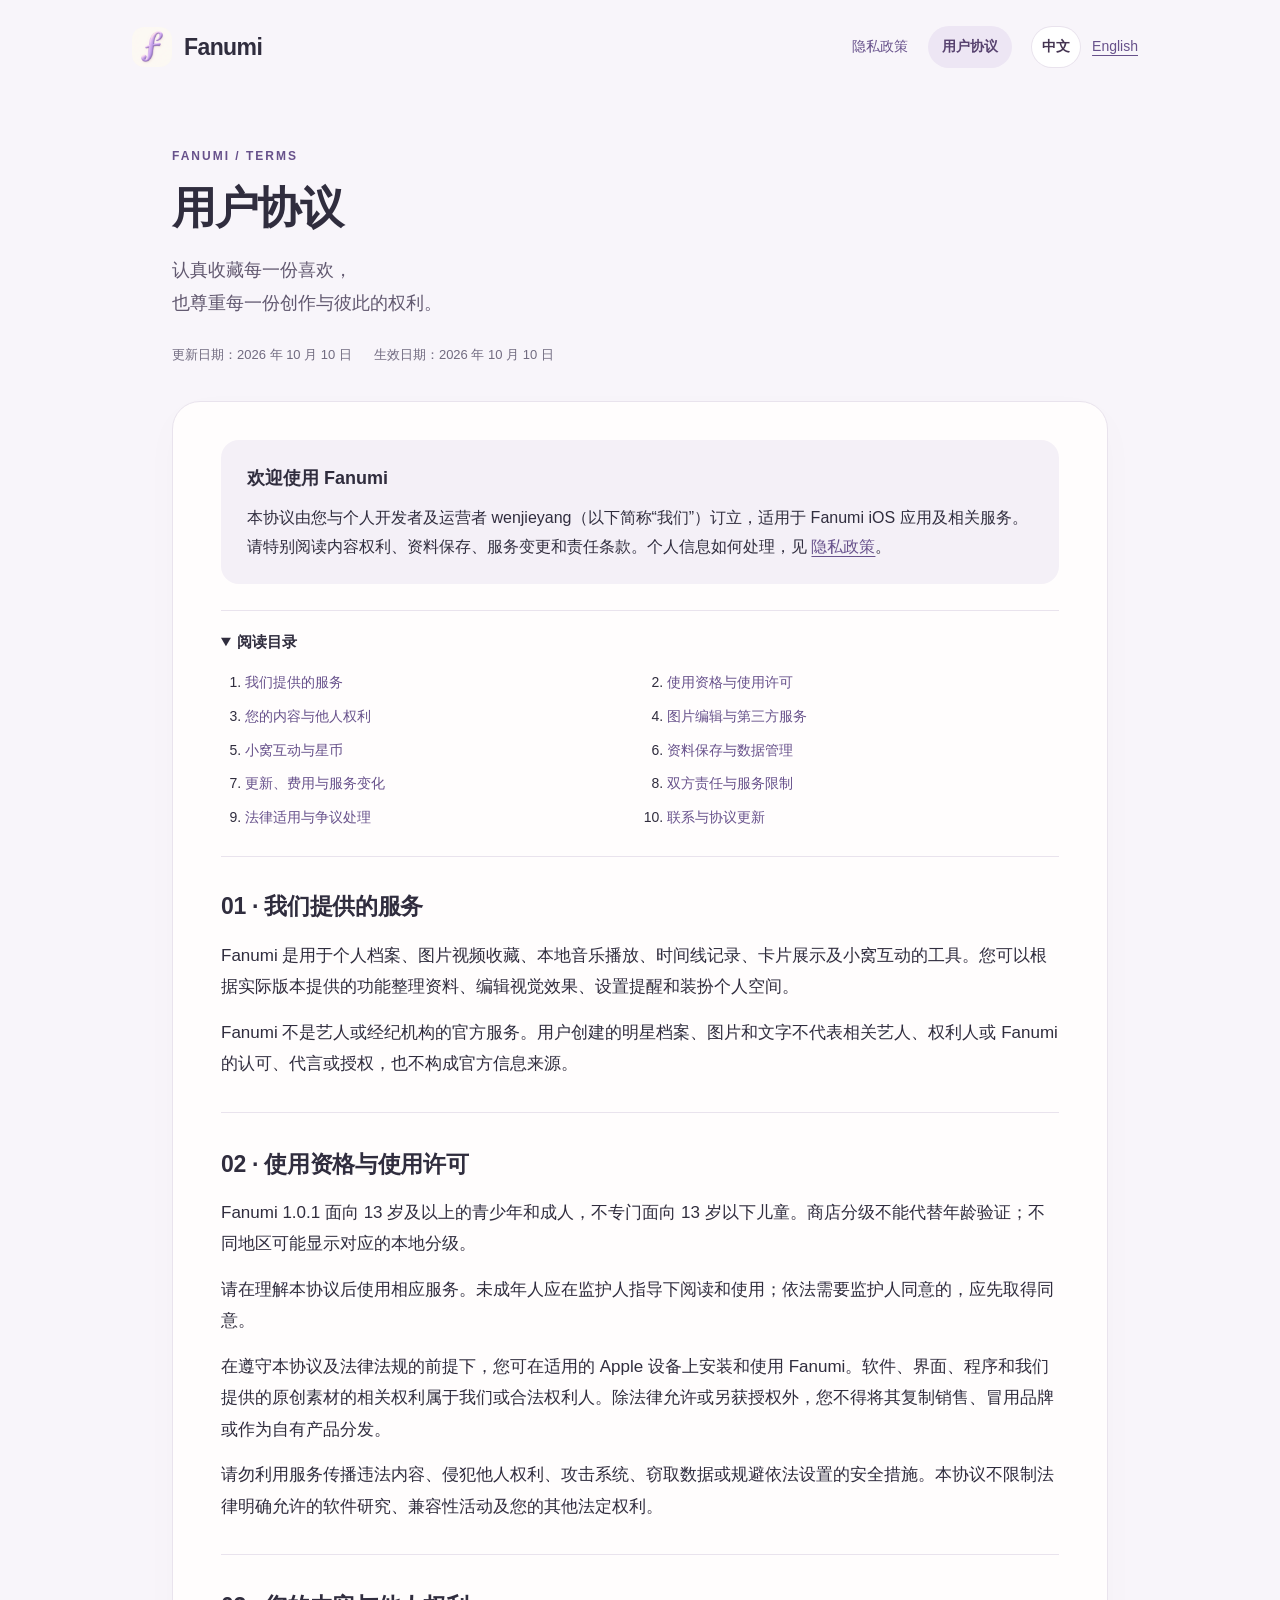
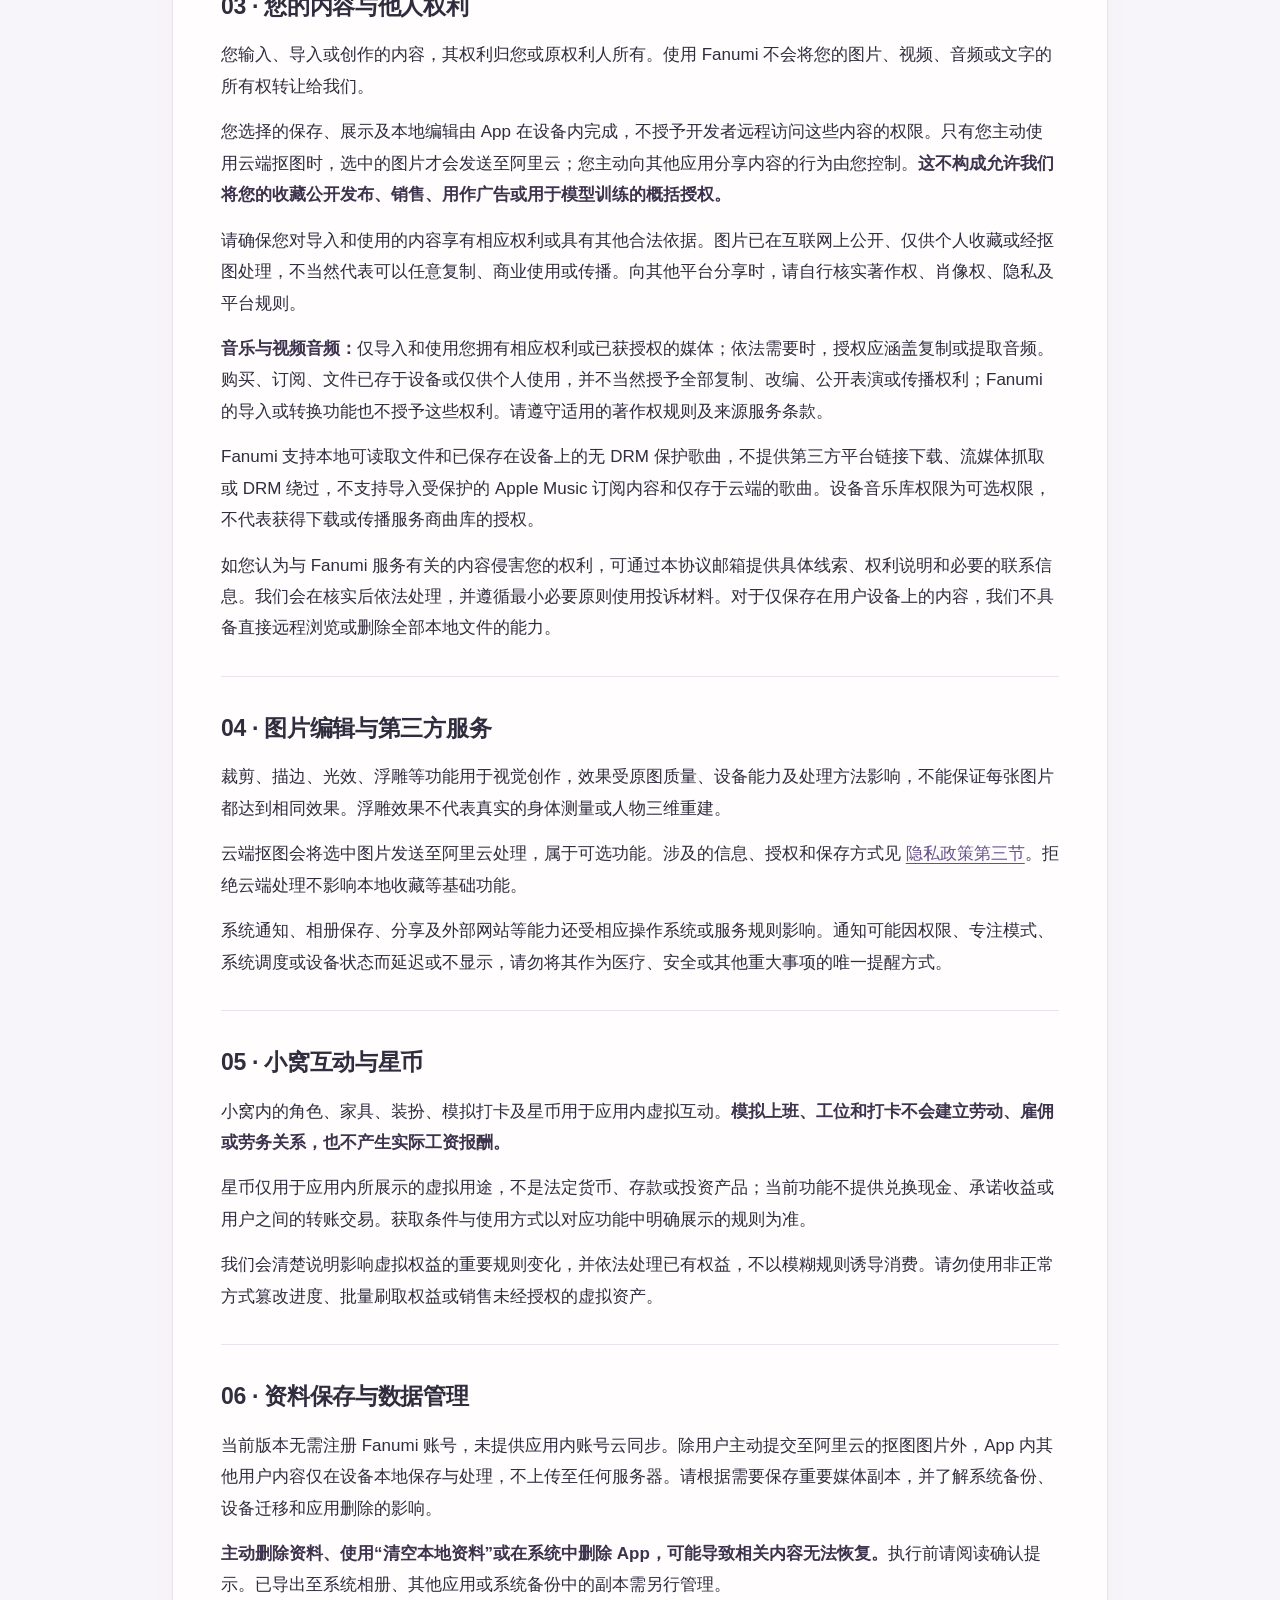
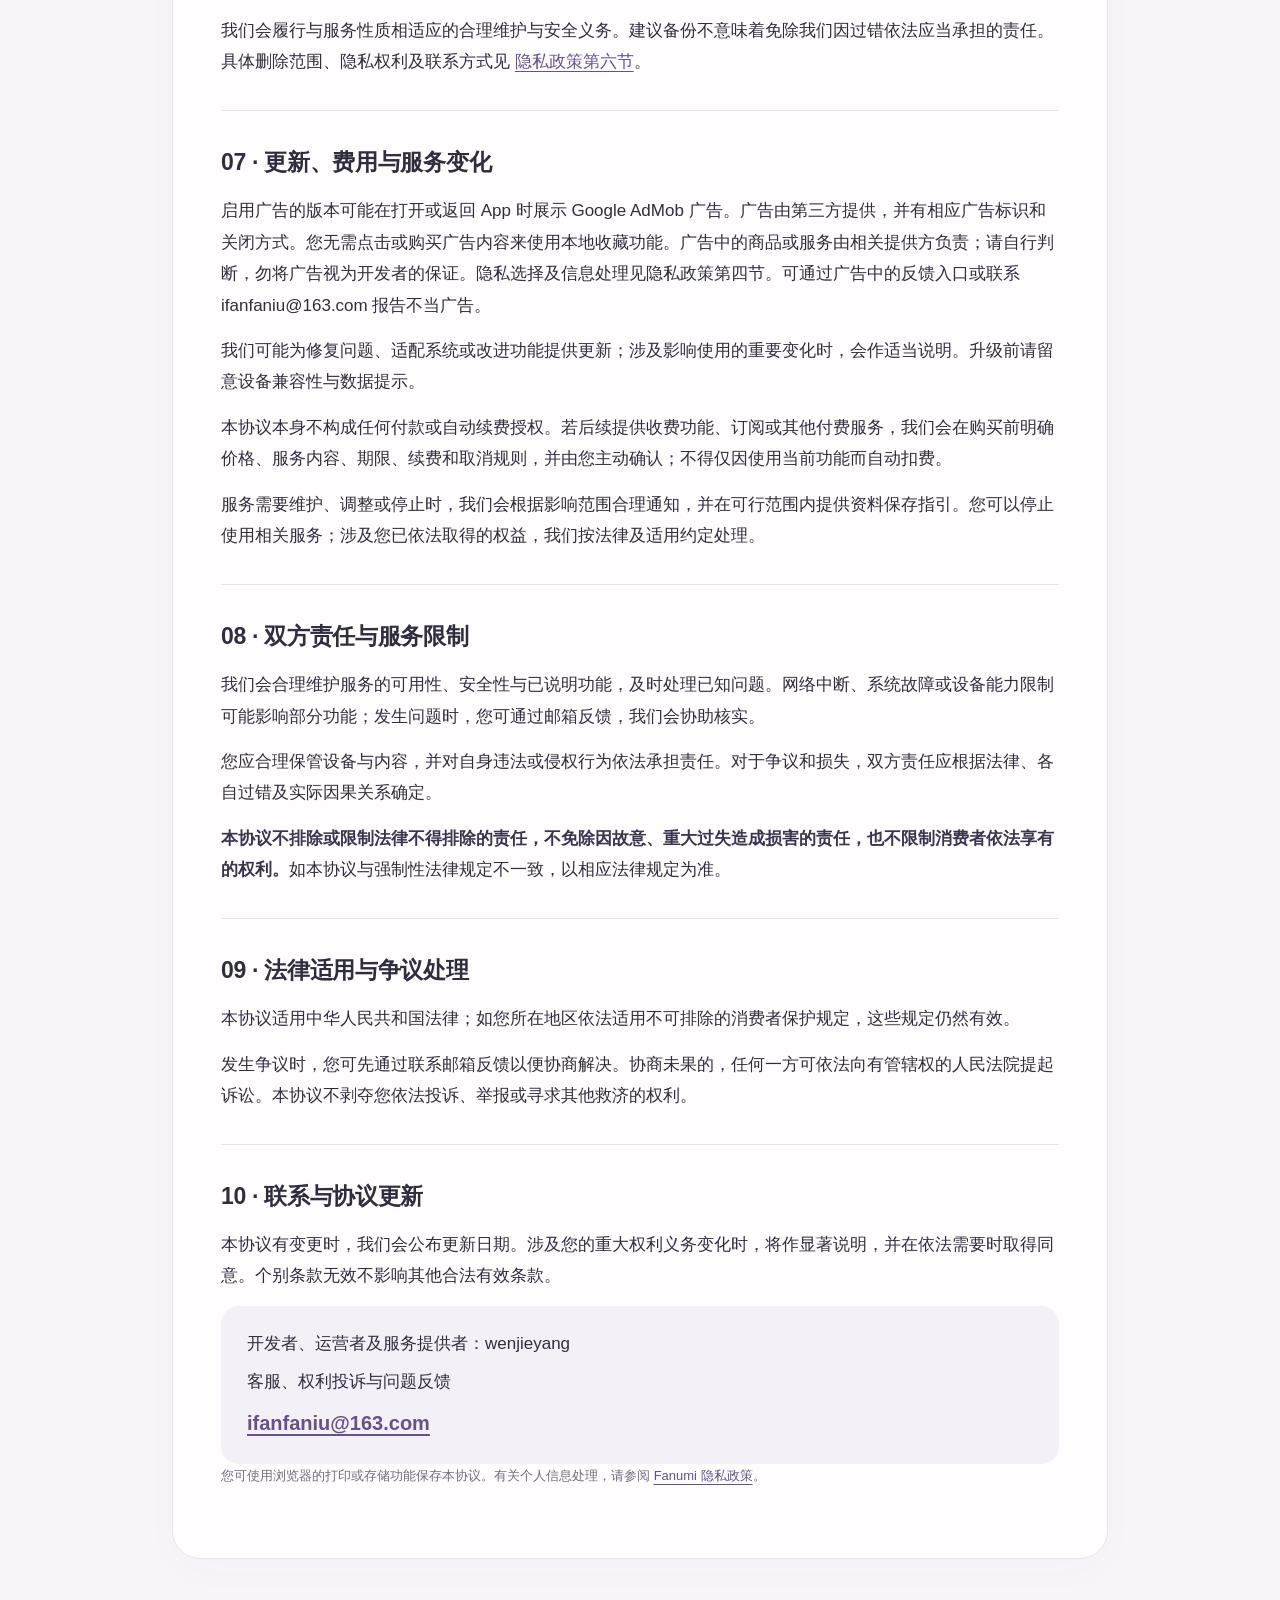
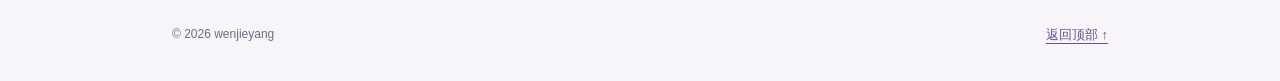
<file: terms.html>
<!doctype html>
<html lang="zh-CN">
<head><meta charset="utf-8"><meta name="viewport" content="width=device-width,initial-scale=1"><meta name="theme-color" content="#f8f5fa"><meta name="description" content="Fanumi 用户协议：了解收藏与创作、图片权利、虚拟互动、数据管理和服务使用规则。"><title>用户协议 · Fanumi</title><link rel="icon" href="favicon.png"><link rel="stylesheet" href="legal.css"><link rel="alternate" hreflang="zh-CN" href="terms.html"><link rel="alternate" hreflang="en" href="terms-en.html"><link rel="alternate" hreflang="x-default" href="terms.html"></head>
<body><a class="skip" href="#main">跳至正文</a><header class="top"><a class="brand" href="privacy.html" aria-label="Fanumi 隐私与协议"><img src="app-icon.webp" alt="" width="40" height="40">Fanumi</a><nav aria-label="隐私与协议"><a href="privacy.html">隐私政策</a><a href="terms.html" aria-current="page">用户协议</a></nav><nav class="languages" aria-label="语言"><a href="terms.html" lang="zh-CN" hreflang="zh-CN" aria-current="true">中文</a><a href="terms-en.html" lang="en" hreflang="en">English</a></nav></header>
<main class="layout" id="main"><div class="hero"><p class="eyebrow">FANUMI / TERMS</p><h1>用户协议</h1><p class="lead">认真收藏每一份喜欢，<br>也尊重每一份创作与彼此的权利。</p><div class="dates"><span>更新日期：2026 年 10 月 10 日</span><span>生效日期：2026 年 10 月 10 日</span></div></div>
<article class="document"><div class="summary"><h2>欢迎使用 Fanumi</h2><p>本协议由您与个人开发者及运营者 wenjieyang（以下简称“我们”）订立，适用于 Fanumi iOS 应用及相关服务。请特别阅读内容权利、资料保存、服务变更和责任条款。个人信息如何处理，见 <a href="privacy.html">隐私政策</a>。</p></div>
<details class="toc" open><summary>阅读目录</summary><ol><li><a href="#service">我们提供的服务</a></li><li><a href="#use">使用资格与使用许可</a></li><li><a href="#content">您的内容与他人权利</a></li><li><a href="#editing">图片编辑与第三方服务</a></li><li><a href="#virtual">小窝互动与星币</a></li><li><a href="#data">资料保存与数据管理</a></li><li><a href="#updates">更新、费用与服务变化</a></li><li><a href="#responsibility">双方责任与服务限制</a></li><li><a href="#disputes">法律适用与争议处理</a></li><li><a href="#contact">联系与协议更新</a></li></ol></details>
<section class="section" id="service"><h2>01 · 我们提供的服务</h2><p>Fanumi 是用于个人档案、图片视频收藏、本地音乐播放、时间线记录、卡片展示及小窝互动的工具。您可以根据实际版本提供的功能整理资料、编辑视觉效果、设置提醒和装扮个人空间。</p><p>Fanumi 不是艺人或经纪机构的官方服务。用户创建的明星档案、图片和文字不代表相关艺人、权利人或 Fanumi 的认可、代言或授权，也不构成官方信息来源。</p></section>
<section class="section" id="use"><h2>02 · 使用资格与使用许可</h2><p>Fanumi 1.0.1 面向 13 岁及以上的青少年和成人，不专门面向 13 岁以下儿童。商店分级不能代替年龄验证；不同地区可能显示对应的本地分级。</p><p>请在理解本协议后使用相应服务。未成年人应在监护人指导下阅读和使用；依法需要监护人同意的，应先取得同意。</p><p>在遵守本协议及法律法规的前提下，您可在适用的 Apple 设备上安装和使用 Fanumi。软件、界面、程序和我们提供的原创素材的相关权利属于我们或合法权利人。除法律允许或另获授权外，您不得将其复制销售、冒用品牌或作为自有产品分发。</p><p>请勿利用服务传播违法内容、侵犯他人权利、攻击系统、窃取数据或规避依法设置的安全措施。本协议不限制法律明确允许的软件研究、兼容性活动及您的其他法定权利。</p></section>
<section class="section" id="content"><h2>03 · 您的内容与他人权利</h2><p>您输入、导入或创作的内容，其权利归您或原权利人所有。使用 Fanumi 不会将您的图片、视频、音频或文字的所有权转让给我们。</p><p>您选择的保存、展示及本地编辑由 App 在设备内完成，不授予开发者远程访问这些内容的权限。只有您主动使用云端抠图时，选中的图片才会发送至阿里云；您主动向其他应用分享内容的行为由您控制。<strong>这不构成允许我们将您的收藏公开发布、销售、用作广告或用于模型训练的概括授权。</strong></p><p>请确保您对导入和使用的内容享有相应权利或具有其他合法依据。图片已在互联网上公开、仅供个人收藏或经抠图处理，不当然代表可以任意复制、商业使用或传播。向其他平台分享时，请自行核实著作权、肖像权、隐私及平台规则。</p><p><strong>音乐与视频音频：</strong>仅导入和使用您拥有相应权利或已获授权的媒体；依法需要时，授权应涵盖复制或提取音频。购买、订阅、文件已存于设备或仅供个人使用，并不当然授予全部复制、改编、公开表演或传播权利；Fanumi 的导入或转换功能也不授予这些权利。请遵守适用的著作权规则及来源服务条款。</p><p>Fanumi 支持本地可读取文件和已保存在设备上的无 DRM 保护歌曲，不提供第三方平台链接下载、流媒体抓取或 DRM 绕过，不支持导入受保护的 Apple Music 订阅内容和仅存于云端的歌曲。设备音乐库权限为可选权限，不代表获得下载或传播服务商曲库的授权。</p><p>如您认为与 Fanumi 服务有关的内容侵害您的权利，可通过本协议邮箱提供具体线索、权利说明和必要的联系信息。我们会在核实后依法处理，并遵循最小必要原则使用投诉材料。对于仅保存在用户设备上的内容，我们不具备直接远程浏览或删除全部本地文件的能力。</p></section>
<section class="section" id="editing"><h2>04 · 图片编辑与第三方服务</h2><p>裁剪、描边、光效、浮雕等功能用于视觉创作，效果受原图质量、设备能力及处理方法影响，不能保证每张图片都达到相同效果。浮雕效果不代表真实的身体测量或人物三维重建。</p><p>云端抠图会将选中图片发送至阿里云处理，属于可选功能。涉及的信息、授权和保存方式见 <a href="privacy.html#cutout">隐私政策第三节</a>。拒绝云端处理不影响本地收藏等基础功能。</p><p>系统通知、相册保存、分享及外部网站等能力还受相应操作系统或服务规则影响。通知可能因权限、专注模式、系统调度或设备状态而延迟或不显示，请勿将其作为医疗、安全或其他重大事项的唯一提醒方式。</p></section>
<section class="section" id="virtual"><h2>05 · 小窝互动与星币</h2><p>小窝内的角色、家具、装扮、模拟打卡及星币用于应用内虚拟互动。<strong>模拟上班、工位和打卡不会建立劳动、雇佣或劳务关系，也不产生实际工资报酬。</strong></p><p>星币仅用于应用内所展示的虚拟用途，不是法定货币、存款或投资产品；当前功能不提供兑换现金、承诺收益或用户之间的转账交易。获取条件与使用方式以对应功能中明确展示的规则为准。</p><p>我们会清楚说明影响虚拟权益的重要规则变化，并依法处理已有权益，不以模糊规则诱导消费。请勿使用非正常方式篡改进度、批量刷取权益或销售未经授权的虚拟资产。</p></section>
<section class="section" id="data"><h2>06 · 资料保存与数据管理</h2><p>当前版本无需注册 Fanumi 账号，未提供应用内账号云同步。除用户主动提交至阿里云的抠图图片外，App 内其他用户内容仅在设备本地保存与处理，不上传至任何服务器。请根据需要保存重要媒体副本，并了解系统备份、设备迁移和应用删除的影响。</p><p><strong>主动删除资料、使用“清空本地资料”或在系统中删除 App，可能导致相关内容无法恢复。</strong>执行前请阅读确认提示。已导出至系统相册、其他应用或系统备份中的副本需另行管理。</p><p>我们会履行与服务性质相适应的合理维护与安全义务。建议备份不意味着免除我们因过错依法应当承担的责任。具体删除范围、隐私权利及联系方式见 <a href="privacy.html#rights">隐私政策第六节</a>。</p></section>
<section class="section" id="updates"><h2>07 · 更新、费用与服务变化</h2><p>启用广告的版本可能在打开或返回 App 时展示 Google AdMob 广告。广告由第三方提供，并有相应广告标识和关闭方式。您无需点击或购买广告内容来使用本地收藏功能。广告中的商品或服务由相关提供方负责；请自行判断，勿将广告视为开发者的保证。隐私选择及信息处理见隐私政策第四节。可通过广告中的反馈入口或联系 ifanfaniu@163.com 报告不当广告。</p><p>我们可能为修复问题、适配系统或改进功能提供更新；涉及影响使用的重要变化时，会作适当说明。升级前请留意设备兼容性与数据提示。</p><p>本协议本身不构成任何付款或自动续费授权。若后续提供收费功能、订阅或其他付费服务，我们会在购买前明确价格、服务内容、期限、续费和取消规则，并由您主动确认；不得仅因使用当前功能而自动扣费。</p><p>服务需要维护、调整或停止时，我们会根据影响范围合理通知，并在可行范围内提供资料保存指引。您可以停止使用相关服务；涉及您已依法取得的权益，我们按法律及适用约定处理。</p></section>
<section class="section" id="responsibility"><h2>08 · 双方责任与服务限制</h2><p>我们会合理维护服务的可用性、安全性与已说明功能，及时处理已知问题。网络中断、系统故障或设备能力限制可能影响部分功能；发生问题时，您可通过邮箱反馈，我们会协助核实。</p><p>您应合理保管设备与内容，并对自身违法或侵权行为依法承担责任。对于争议和损失，双方责任应根据法律、各自过错及实际因果关系确定。</p><p><strong>本协议不排除或限制法律不得排除的责任，不免除因故意、重大过失造成损害的责任，也不限制消费者依法享有的权利。</strong>如本协议与强制性法律规定不一致，以相应法律规定为准。</p></section>
<section class="section" id="disputes"><h2>09 · 法律适用与争议处理</h2><p>本协议适用中华人民共和国法律；如您所在地区依法适用不可排除的消费者保护规定，这些规定仍然有效。</p><p>发生争议时，您可先通过联系邮箱反馈以便协商解决。协商未果的，任何一方可依法向有管辖权的人民法院提起诉讼。本协议不剥夺您依法投诉、举报或寻求其他救济的权利。</p></section>
<section class="section" id="contact"><h2>10 · 联系与协议更新</h2><p>本协议有变更时，我们会公布更新日期。涉及您的重大权利义务变化时，将作显著说明，并在依法需要时取得同意。个别条款无效不影响其他合法有效条款。</p><div class="contact"><p>开发者、运营者及服务提供者：wenjieyang</p><p>客服、权利投诉与问题反馈</p><a href="mailto:ifanfaniu@163.com">ifanfaniu@163.com</a></div><p class="print-note">您可使用浏览器的打印或存储功能保存本协议。有关个人信息处理，请参阅 <a href="privacy.html">Fanumi 隐私政策</a>。</p></section>
</article></main><footer class="footer"><span>© 2026 wenjieyang</span><a href="#main">返回顶部 ↑</a></footer></body></html>
</file>
<file: legal.css>
:root{color-scheme:light;--ink:#302d3e;--muted:#716b80;--accent:#67518b;--line:#e9e3ed;--paper:#fffdfd;font-family:-apple-system,BlinkMacSystemFont,"PingFang SC","Microsoft YaHei",sans-serif;font-size:17px;line-height:1.85;color:var(--ink);background:#f8f5fa}
*{box-sizing:border-box}body{margin:0}a{color:var(--accent);text-underline-offset:4px;overflow-wrap:anywhere}a:hover{color:#45305f}a:focus-visible,summary:focus-visible{outline:3px solid #a48bc5;outline-offset:5px;border-radius:4px}.skip{position:absolute;top:-100px;left:20px;background:white;padding:10px;z-index:5}.skip:focus{top:10px}
.top{max-width:1080px;margin:auto;display:flex;justify-content:space-between;align-items:center;gap:18px;padding:26px 32px}.brand{display:inline-flex;align-items:center;gap:12px;text-decoration:none;color:var(--ink);font-size:23px;font-weight:750;letter-spacing:-.6px}.brand img{width:40px;height:40px;border-radius:12px}.top nav{display:flex;gap:6px}.top nav a{padding:8px 14px;border-radius:99px;font-size:14px;text-decoration:none;white-space:nowrap}.top nav a[aria-current=page]{background:#ede6f4;color:#57426f;font-weight:650}
.layout{max-width:1000px;margin:24px auto 64px;padding:0 32px}.hero{padding:26px 0 34px;max-width:720px}.eyebrow{font-size:12px;font-weight:700;letter-spacing:2px;color:var(--accent);margin:0 0 12px}.hero h1{font-size:44px;line-height:1.3;letter-spacing:-1.5px;margin:0 0 18px}.lead{font-size:18px;color:#625970;margin:0 0 22px}.dates{display:flex;flex-wrap:wrap;gap:4px 22px;font-size:13px;color:var(--muted)}
.document{background:var(--paper);border:1px solid var(--line);border-radius:28px;padding:38px 48px;box-shadow:0 12px 42px #59447705}.summary{background:#f4f0f7;border-radius:18px;padding:22px 26px;margin-bottom:26px}.summary h2{font-size:18px;margin:0 0 8px}.summary p{margin:0;font-size:15px}.toc{border-top:1px solid var(--line);border-bottom:1px solid var(--line);padding:17px 0;margin:26px 0 32px}.toc summary{cursor:pointer;font-size:15px;font-weight:650}.toc ol{display:grid;grid-template-columns:1fr 1fr;gap:8px 30px;padding-left:24px;font-size:14px;margin-bottom:8px}.toc a{text-decoration:none}.section{scroll-margin-top:24px;padding-bottom:18px}.section+.section{border-top:1px solid var(--line);padding-top:24px}.section h2{font-size:23px;line-height:1.5;margin:10px 0 16px;letter-spacing:-.3px}.section h3{font-size:17px;margin:23px 0 9px}.section p{margin:0 0 14px}.section ul{padding-left:23px}.section li{padding:3px 0}.section strong{font-weight:650;color:#3d334d}.data-list{display:grid;gap:14px;margin:18px 0}.data-item{padding:18px 22px;border:1px solid var(--line);border-radius:16px}.data-item h3{margin:0 0 8px;font-size:17px}.data-item p{font-size:15px;margin:5px 0;color:#635b70}.data-item b{font-weight:600;color:#40374c}.notice{border-left:3px solid #bdadd0;padding:4px 0 4px 18px;color:#655a73}.contact{padding:22px 26px;background:#f4f0f7;border-radius:18px}.contact p{margin:0 0 7px}.contact a{font-size:20px;font-weight:600}.footer{max-width:1000px;padding:0 32px 34px;margin:auto;font-size:12px;color:var(--muted);display:flex;justify-content:space-between;gap:12px;flex-wrap:wrap}.footer a{font-size:13px}.print-note{font-size:13px;color:var(--muted);margin-top:25px}
@media(max-width:600px){:root{font-size:16px}.top{padding:18px 18px;gap:8px}.brand{font-size:21px;gap:8px}.brand img{width:34px;height:34px;border-radius:10px}.top nav{gap:0}.top nav a{font-size:12px;padding:8px 10px}.layout{padding:0 16px;margin:12px auto 36px}.hero{padding:16px 8px 26px}.hero h1{font-size:34px}.lead{font-size:16px}.document{padding:24px 20px;border-radius:22px}.summary{padding:18px}.toc ol{grid-template-columns:1fr;gap:7px}.section h2{font-size:21px}.data-item{padding:16px}.contact{padding:18px}.contact a{font-size:18px}.footer{padding:0 24px 28px}.dates{font-size:12px}.print-note{font-size:12px}}
@media print{:root{background:white;color:black;font-size:11pt}.top,.toc,.skip,.footer{display:none}.layout{max-width:none;padding:0;margin:0}.hero{padding:0 0 20px}.hero h1{font-size:26pt}.document{padding:0;border:0;box-shadow:none}.summary,.contact{background:#f4f4f4}.section{break-inside:auto}.section h2,.section h3{break-after:avoid}a{color:inherit;text-decoration:none}.data-item{break-inside:avoid}}

/* The language choice stays next to the brand on small screens. */
.top{display:grid;grid-template-columns:1fr auto auto;gap:12px 20px}.top nav a{font-size:14px}.top .languages{gap:2px}.top .languages a{padding:7px 10px}.languages a[aria-current=true]{background:#fff;color:#443451;box-shadow:0 0 0 1px var(--line);font-weight:650}.data-item p,.summary p{font-size:16px}.top .languages a:not([aria-current]){text-decoration:underline;text-decoration-thickness:1px}
@media(max-width:600px){.top{grid-template-columns:1fr auto;padding:18px;gap:12px 8px}.top>nav:not(.languages){grid-column:1 / -1;grid-row:2;justify-content:center}.top>.languages{grid-column:2;grid-row:1;justify-content:flex-end}.top nav a{font-size:14px;padding:8px 12px}.top .languages a{padding:7px 8px}.hero h1{overflow-wrap:anywhere;letter-spacing:-.7px}.contact p{overflow-wrap:anywhere}}
@media print{.top{display:none}}
</file>
